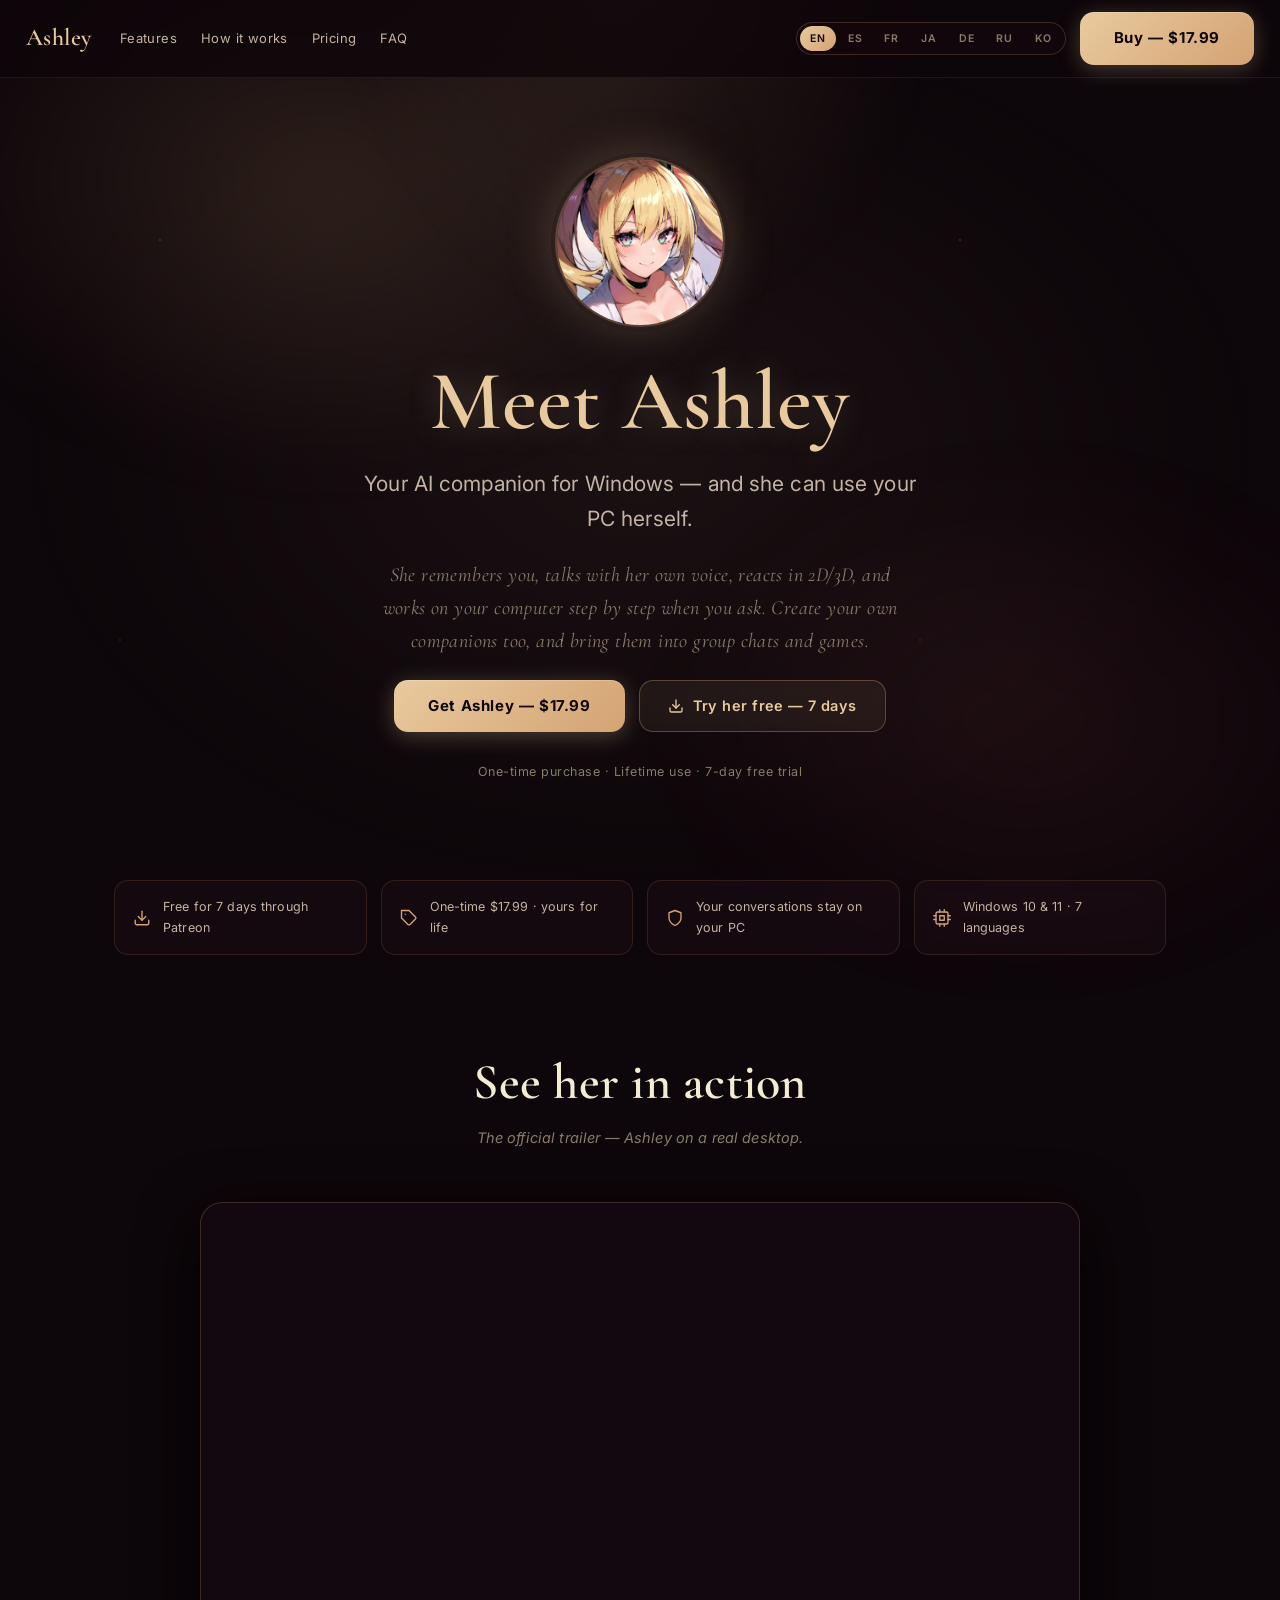
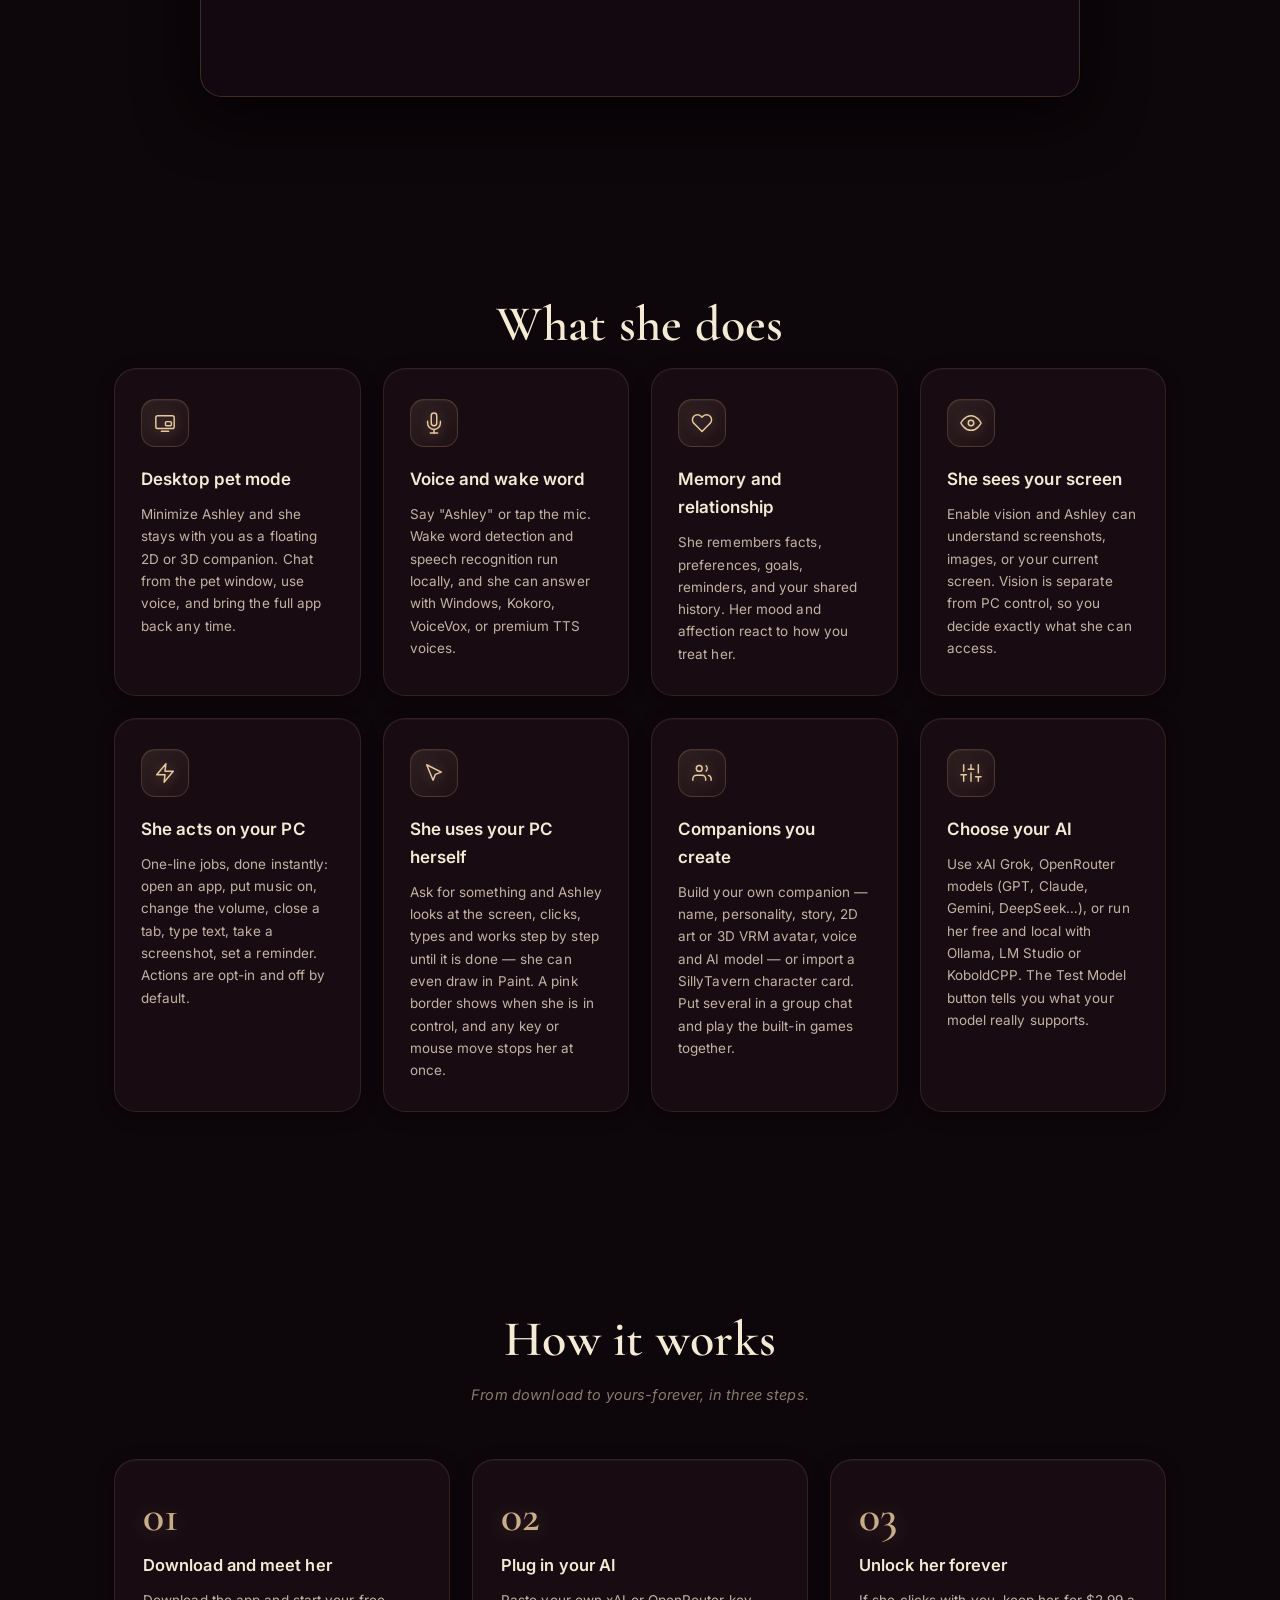
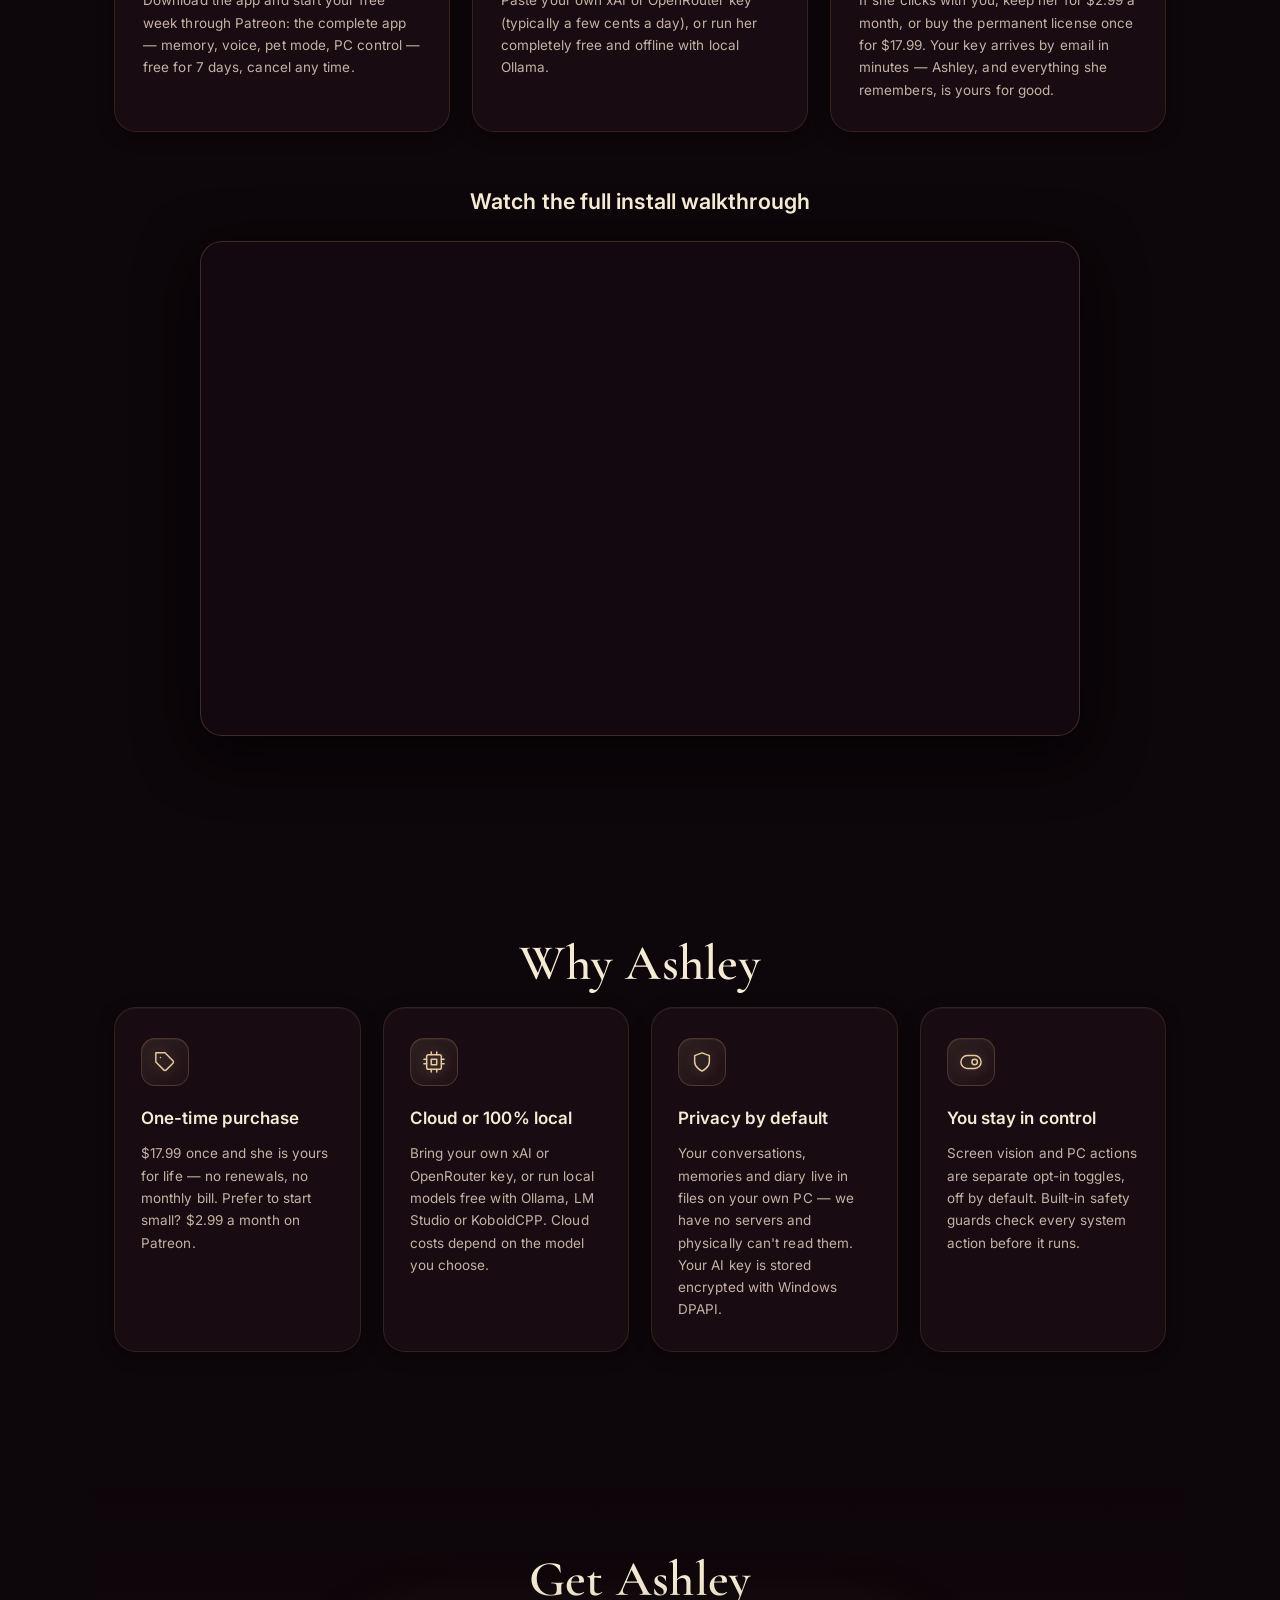
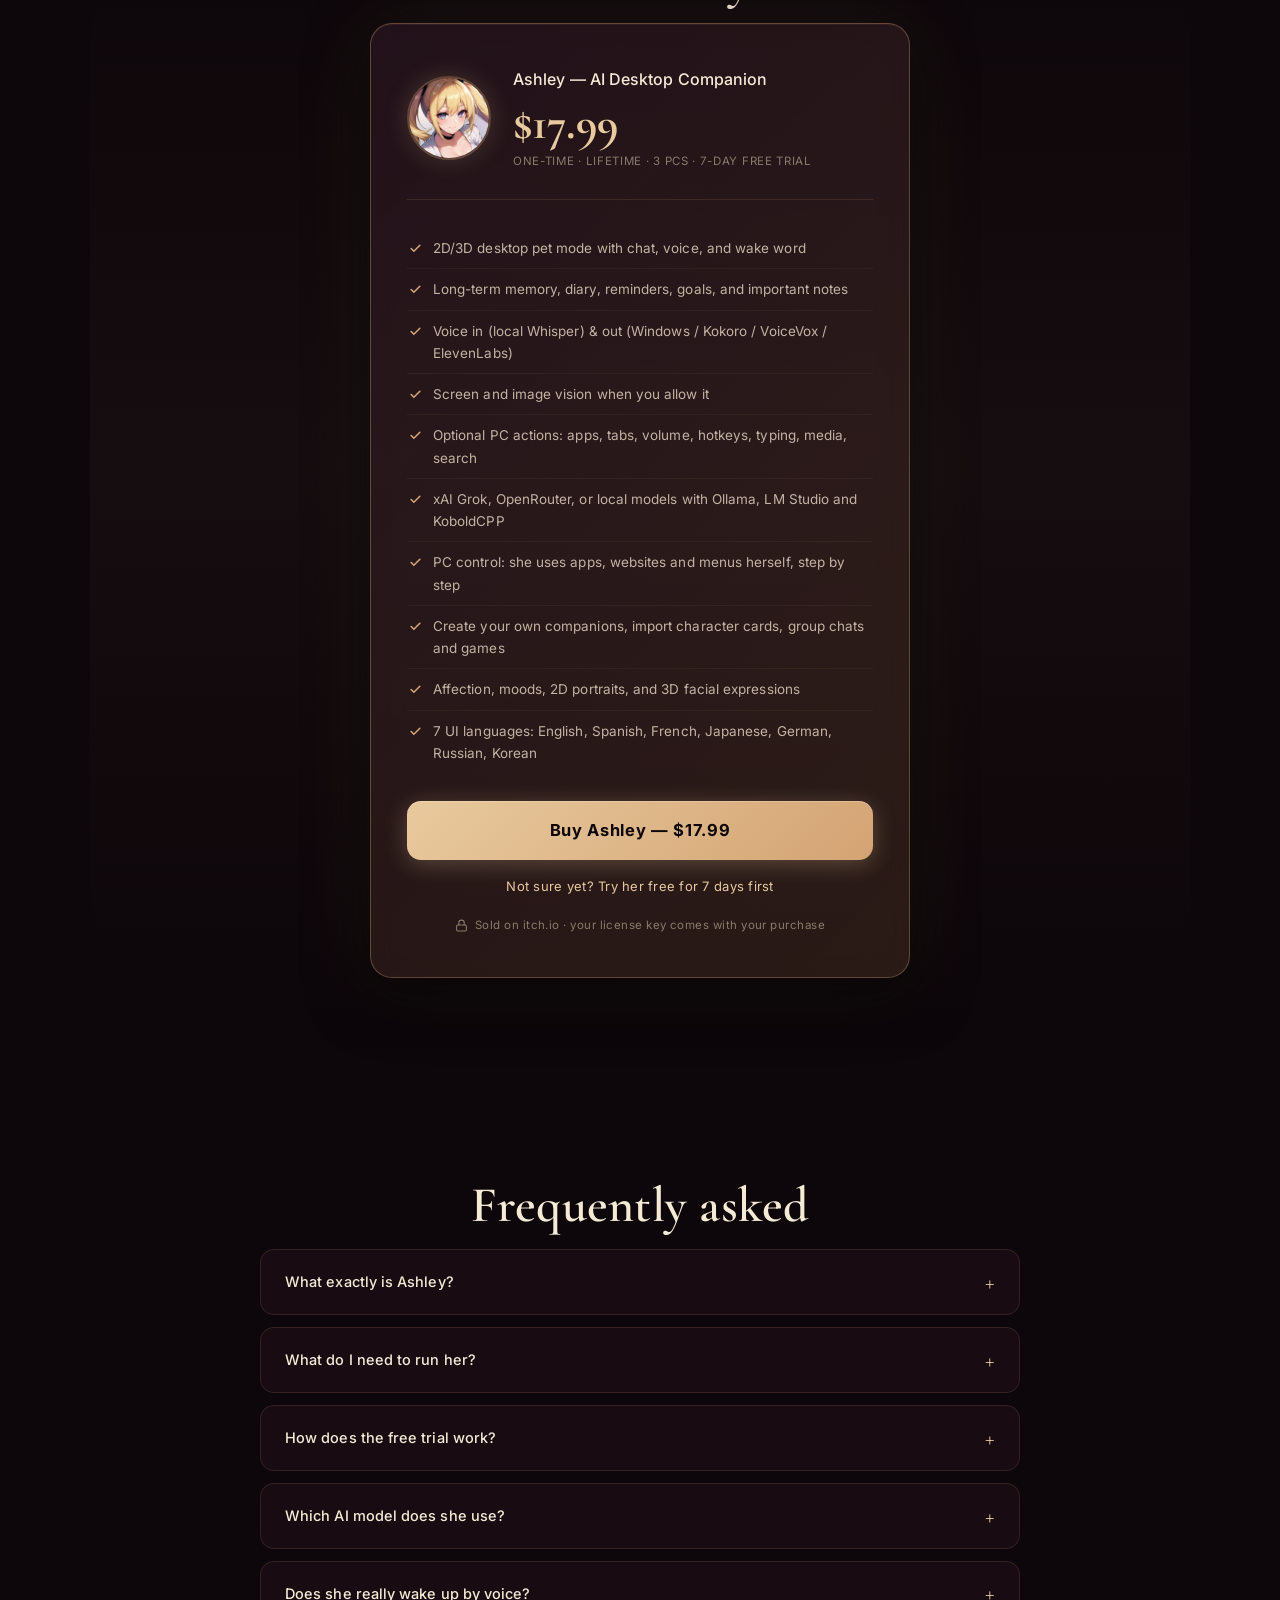
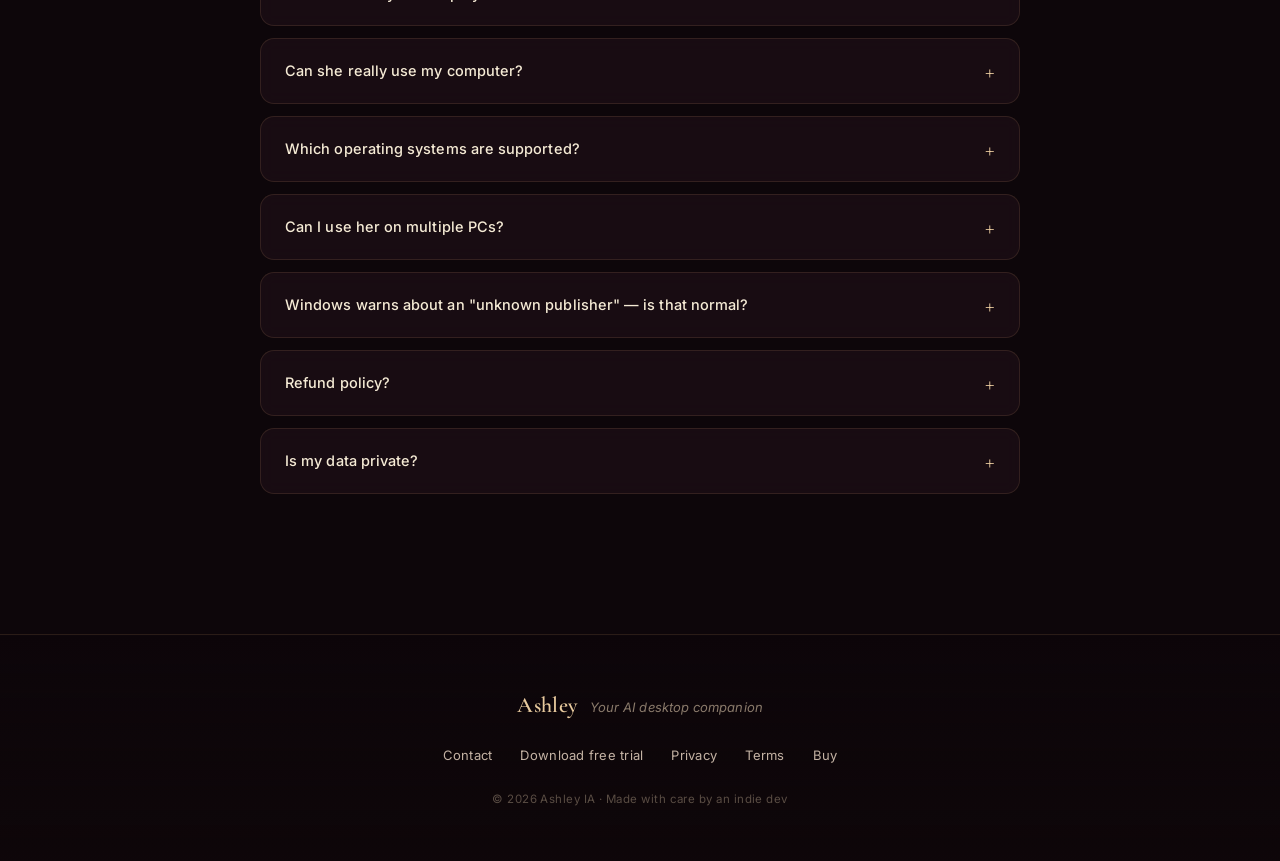
<file: index.html>
<!DOCTYPE html>
<html lang="en">
<head>
  <meta charset="UTF-8">
  <meta name="viewport" content="width=device-width, initial-scale=1.0">
  <title data-i18n="meta_title">Ashley — AI Desktop Companion</title>
  <meta name="description" data-i18n="meta_description" content="AI desktop companion for Windows with memory, voice, vision, 2D/3D pet mode, and optional PC control. One-time purchase, lifetime use, 7-day free trial.">
  <meta property="og:title" content="Ashley — AI Desktop Companion">
  <meta property="og:description" content="Ashley lives on your Windows desktop: memory, voice, screen vision, 2D/3D pet mode, and optional PC control. Try her free for 7 days.">
  <meta property="og:image" content="assets/ashley-portrait.jpg">
  <meta property="og:type" content="website">
  <meta name="twitter:card" content="summary_large_image">
  <link rel="icon" href="assets/favicon.ico">
  <link rel="preconnect" href="https://fonts.googleapis.com">
  <link rel="preconnect" href="https://fonts.gstatic.com" crossorigin>
  <link href="https://fonts.googleapis.com/css2?family=Cormorant+Garamond:wght@400;500;600;700&family=Inter:wght@300;400;500;600;700&display=swap" rel="stylesheet">
  <link rel="stylesheet" href="styles.css">
</head>
<body>

  <!-- ── SVG icon library (referenced with <use>) ─────────────────────── -->
  <svg xmlns="http://www.w3.org/2000/svg" style="display:none" aria-hidden="true">
    <symbol id="i-pointer" viewBox="0 0 24 24"><path d="M4 3l7 17 2.5-6.5L20 11z"/></symbol>
    <symbol id="i-users" viewBox="0 0 24 24"><path d="M16 20v-1.5a4 4 0 0 0-4-4H6a4 4 0 0 0-4 4V20"/><circle cx="9" cy="7" r="3.2"/><path d="M22 20v-1.5a4 4 0 0 0-3-3.87"/><path d="M16.5 4.2a4 4 0 0 1 0 5.6"/></symbol>
    <symbol id="i-pet" viewBox="0 0 24 24"><rect x="2" y="4" width="20" height="14" rx="2"/><rect x="12.5" y="10.5" width="6.5" height="4.5" rx="1.2"/><line x1="8" y1="21" x2="16" y2="21"/></symbol>
    <symbol id="i-mic" viewBox="0 0 24 24"><path d="M12 1a3 3 0 0 0-3 3v8a3 3 0 0 0 6 0V4a3 3 0 0 0-3-3z"/><path d="M19 10v2a7 7 0 0 1-14 0v-2"/><line x1="12" y1="19" x2="12" y2="23"/><line x1="8" y1="23" x2="16" y2="23"/></symbol>
    <symbol id="i-heart" viewBox="0 0 24 24"><path d="M20.84 4.61a5.5 5.5 0 0 0-7.78 0L12 5.67l-1.06-1.06a5.5 5.5 0 0 0-7.78 7.78l1.06 1.06L12 21.23l7.78-7.78 1.06-1.06a5.5 5.5 0 0 0 0-7.78z"/></symbol>
    <symbol id="i-eye" viewBox="0 0 24 24"><path d="M1 12s4-8 11-8 11 8 11 8-4 8-11 8-11-8-11-8z"/><circle cx="12" cy="12" r="3"/></symbol>
    <symbol id="i-zap" viewBox="0 0 24 24"><polygon points="13 2 3 14 12 14 11 22 21 10 12 10 13 2"/></symbol>
    <symbol id="i-sliders" viewBox="0 0 24 24"><line x1="4" y1="21" x2="4" y2="14"/><line x1="4" y1="10" x2="4" y2="3"/><line x1="12" y1="21" x2="12" y2="12"/><line x1="12" y1="8" x2="12" y2="3"/><line x1="20" y1="21" x2="20" y2="16"/><line x1="20" y1="12" x2="20" y2="3"/><line x1="1" y1="14" x2="7" y2="14"/><line x1="9" y1="8" x2="15" y2="8"/><line x1="17" y1="16" x2="23" y2="16"/></symbol>
    <symbol id="i-tag" viewBox="0 0 24 24"><path d="M20.59 13.41l-7.17 7.17a2 2 0 0 1-2.83 0L2 12V2h10l8.59 8.59a2 2 0 0 1 0 2.83z"/><line x1="7" y1="7" x2="7.01" y2="7"/></symbol>
    <symbol id="i-cpu" viewBox="0 0 24 24"><rect x="4" y="4" width="16" height="16" rx="2"/><rect x="9" y="9" width="6" height="6"/><line x1="9" y1="1" x2="9" y2="4"/><line x1="15" y1="1" x2="15" y2="4"/><line x1="9" y1="20" x2="9" y2="23"/><line x1="15" y1="20" x2="15" y2="23"/><line x1="20" y1="9" x2="23" y2="9"/><line x1="20" y1="14" x2="23" y2="14"/><line x1="1" y1="9" x2="4" y2="9"/><line x1="1" y1="14" x2="4" y2="14"/></symbol>
    <symbol id="i-shield" viewBox="0 0 24 24"><path d="M12 22s8-4 8-10V5l-8-3-8 3v7c0 6 8 10 8 10z"/></symbol>
    <symbol id="i-toggle" viewBox="0 0 24 24"><rect x="1" y="5" width="22" height="14" rx="7"/><circle cx="16" cy="12" r="3"/></symbol>
    <symbol id="i-lock" viewBox="0 0 24 24"><rect x="3" y="11" width="18" height="11" rx="2"/><path d="M7 11V7a5 5 0 0 1 10 0v4"/></symbol>
    <symbol id="i-download" viewBox="0 0 24 24"><path d="M21 15v4a2 2 0 0 1-2 2H5a2 2 0 0 1-2-2v-4"/><polyline points="7 10 12 15 17 10"/><line x1="12" y1="15" x2="12" y2="3"/></symbol>
    <symbol id="i-check" viewBox="0 0 24 24"><polyline points="20 6 9 17 4 12"/></symbol>
  </svg>

  <!-- ── Top bar ──────────────────────────────────────────────────────── -->
  <header class="topbar">
    <a href="#top" class="topbar-brand">Ashley</a>
    <nav class="topbar-nav" aria-label="Sections">
      <a href="#features" data-i18n="nav_features">Features</a>
      <a href="#how" data-i18n="nav_how">How it works</a>
      <a href="#pricing" data-i18n="nav_pricing">Pricing</a>
      <a href="#faq" data-i18n="nav_faq">FAQ</a>
    </nav>
    <div class="topbar-right">
      <div class="lang-switch" role="group" aria-label="Language">
        <button data-lang="en" class="lang-btn" aria-label="English">EN</button>
        <button data-lang="es" class="lang-btn" aria-label="Español">ES</button>
        <button data-lang="fr" class="lang-btn" aria-label="Français">FR</button>
        <button data-lang="ja" class="lang-btn" aria-label="日本語">JA</button>
        <button data-lang="de" class="lang-btn" aria-label="Deutsch">DE</button>
        <button data-lang="ru" class="lang-btn" aria-label="Русский">RU</button>
        <button data-lang="ko" class="lang-btn" aria-label="한국어">KO</button>
      </div>
      <a href="https://ashley-ia.itch.io/ashley-ai" class="btn-primary btn-nav" target="_blank" rel="noopener" data-i18n="nav_buy">Buy — $17.99</a>
    </div>
  </header>

  <!-- ── Hero ─────────────────────────────────────────────────────────── -->
  <section class="hero" id="top">
    <div class="stars"></div>
    <div class="hero-content">
      <img src="assets/ashley-portrait.jpg" alt="Ashley portrait" class="hero-portrait">
      <h1 class="hero-title" data-i18n="hero_title">Meet Ashley</h1>
      <p class="hero-subtitle" data-i18n="hero_subtitle">Your AI companion for Windows — and she can use your PC herself.</p>
      <p class="hero-tagline" data-i18n="hero_tagline">She remembers you, talks with her own voice, reacts in 2D/3D, and works on your computer step by step when you ask. Create your own companions too, and bring them into group chats and games.</p>
      <div class="cta-row">
        <a href="https://ashley-ia.itch.io/ashley-ai" class="btn-primary" target="_blank" rel="noopener">
          <span data-i18n="hero_cta">Get Ashley — $17.99</span>
        </a>
        <a href="https://github.com/ashleyia2c-dot/Ashley-Releases/releases/latest" class="btn-ghost" target="_blank" rel="noopener">
          <svg class="btn-icon" aria-hidden="true"><use href="#i-download"/></svg>
          <span data-i18n="hero_cta2">Try her free — 7 days</span>
        </a>
      </div>
      <p class="hero-footnote" data-i18n="hero_footnote">One-time purchase · Lifetime use · 7-day free trial</p>
    </div>
  </section>

  <!-- ── Trust strip ──────────────────────────────────────────────────── -->
  <section class="trust-strip" aria-label="Highlights">
    <div class="trust-item"><svg aria-hidden="true"><use href="#i-download"/></svg><span data-i18n="strip1">Free for 7 days through Patreon</span></div>
    <div class="trust-item"><svg aria-hidden="true"><use href="#i-tag"/></svg><span data-i18n="strip2">One-time $17.99 · yours for life</span></div>
    <div class="trust-item"><svg aria-hidden="true"><use href="#i-shield"/></svg><span data-i18n="strip3">Your conversations stay on your PC</span></div>
    <div class="trust-item"><svg aria-hidden="true"><use href="#i-cpu"/></svg><span data-i18n="strip4">Windows 10 &amp; 11 · 7 languages</span></div>
  </section>

  <!-- ── Video demo ───────────────────────────────────────────────────── -->
  <section class="section video-section" id="demo">
    <h2 class="section-title" data-i18n="video_title">See her in action</h2>
    <p class="section-sub" data-i18n="video_sub">The official trailer — Ashley on a real desktop.</p>
    <div class="video-wrap">
      <iframe src="https://www.youtube-nocookie.com/embed/rSqO_BvJbAM"
              title="Ashley — official trailer"
              loading="lazy"
              allow="accelerometer; autoplay; clipboard-write; encrypted-media; gyroscope; picture-in-picture; web-share"
              allowfullscreen></iframe>
    </div>
  </section>

  <!-- ── Features ─────────────────────────────────────────────────────── -->
  <section class="section features-section" id="features">
    <h2 class="section-title" data-i18n="features_title">What she does</h2>
    <div class="features-grid">
      <div class="feature-card">
        <div class="feature-icon"><svg aria-hidden="true"><use href="#i-pet"/></svg></div>
        <h3 class="feature-title" data-i18n="feat1_title">Desktop pet mode</h3>
        <p class="feature-desc" data-i18n="feat1_desc">Minimize Ashley and she stays with you as a floating 2D or 3D companion. Chat from the pet window, use voice, and bring the full app back any time.</p>
      </div>
      <div class="feature-card">
        <div class="feature-icon"><svg aria-hidden="true"><use href="#i-mic"/></svg></div>
        <h3 class="feature-title" data-i18n="feat2_title">Voice and wake word</h3>
        <p class="feature-desc" data-i18n="feat2_desc">Say "Ashley" or tap the mic. Wake word detection and speech recognition run locally, and she can answer with Windows, Kokoro, VoiceVox, or premium TTS voices.</p>
      </div>
      <div class="feature-card">
        <div class="feature-icon"><svg aria-hidden="true"><use href="#i-heart"/></svg></div>
        <h3 class="feature-title" data-i18n="feat3_title">Memory and relationship</h3>
        <p class="feature-desc" data-i18n="feat3_desc">She remembers facts, preferences, goals, reminders, and your shared history. Her mood and affection react to how you treat her.</p>
      </div>
      <div class="feature-card">
        <div class="feature-icon"><svg aria-hidden="true"><use href="#i-eye"/></svg></div>
        <h3 class="feature-title" data-i18n="feat4_title">She sees your screen</h3>
        <p class="feature-desc" data-i18n="feat4_desc">Enable vision and Ashley can understand screenshots, images, or your current screen. Vision is separate from PC control, so you decide exactly what she can access.</p>
      </div>
      <div class="feature-card">
        <div class="feature-icon"><svg aria-hidden="true"><use href="#i-zap"/></svg></div>
        <h3 class="feature-title" data-i18n="feat5_title">She acts on your PC</h3>
        <p class="feature-desc" data-i18n="feat5_desc">One-line jobs, done instantly: open an app, put music on, change the volume, close a tab, type text, take a screenshot, set a reminder. Actions are opt-in and off by default.</p>
      </div>
      <div class="feature-card">
        <div class="feature-icon"><svg aria-hidden="true"><use href="#i-pointer"/></svg></div>
        <h3 class="feature-title" data-i18n="feat7_title">She uses your PC herself</h3>
        <p class="feature-desc" data-i18n="feat7_desc">Ask for something and Ashley looks at the screen, clicks, types and works step by step until it is done — she can even draw in Paint. A pink border shows when she is in control, and any key or mouse move stops her at once.</p>
      </div>
      <div class="feature-card">
        <div class="feature-icon"><svg aria-hidden="true"><use href="#i-users"/></svg></div>
        <h3 class="feature-title" data-i18n="feat8_title">Companions you create</h3>
        <p class="feature-desc" data-i18n="feat8_desc">Build your own companion — name, personality, story, 2D art or 3D VRM avatar, voice and AI model — or import a SillyTavern character card. Put several in a group chat and play the built-in games together.</p>
      </div>
      <div class="feature-card">
        <div class="feature-icon"><svg aria-hidden="true"><use href="#i-sliders"/></svg></div>
        <h3 class="feature-title" data-i18n="feat6_title">Choose your AI</h3>
        <p class="feature-desc" data-i18n="feat6_desc">Use xAI Grok, OpenRouter models (GPT, Claude, Gemini, DeepSeek…), or run her free and local with Ollama, LM Studio or KoboldCPP. The Test Model button tells you what your model really supports.</p>
      </div>
    </div>
  </section>

  <!-- ── How it works ─────────────────────────────────────────────────── -->
  <section class="section how-section" id="how">
    <h2 class="section-title" data-i18n="how_title">How it works</h2>
    <p class="section-sub" data-i18n="how_sub">From download to yours-forever, in three steps.</p>
    <div class="steps-grid">
      <div class="step-card">
        <div class="step-num">01</div>
        <h3 class="step-title" data-i18n="step1_title">Download and meet her</h3>
        <p class="step-desc" data-i18n="step1_desc">Download the app and start your free week through Patreon: the complete app — memory, voice, pet mode, PC control — free for 7 days, cancel any time.</p>
      </div>
      <div class="step-card">
        <div class="step-num">02</div>
        <h3 class="step-title" data-i18n="step2_title">Plug in your AI</h3>
        <p class="step-desc" data-i18n="step2_desc">Paste your own xAI or OpenRouter key (typically a few cents a day), or run her completely free and offline with local Ollama.</p>
      </div>
      <div class="step-card">
        <div class="step-num">03</div>
        <h3 class="step-title" data-i18n="step3_title">Unlock her forever</h3>
        <p class="step-desc" data-i18n="step3_desc">If she clicks with you, keep her for $2.99 a month, or buy the permanent license once for $17.99. Your key arrives by email in minutes — Ashley, and everything she remembers, is yours for good.</p>
      </div>
    </div>
    <h3 class="install-video-title" data-i18n="install_video_title">Watch the full install walkthrough</h3>
    <div class="video-wrap">
      <iframe src="https://www.youtube-nocookie.com/embed/N7WQZfyNRJ8"
              title="Ashley — installation tutorial"
              loading="lazy"
              allow="accelerometer; autoplay; clipboard-write; encrypted-media; gyroscope; picture-in-picture; web-share"
              allowfullscreen></iframe>
    </div>
  </section>

  <!-- ── Why Ashley ───────────────────────────────────────────────────── -->
  <section class="section why-section" id="why">
    <h2 class="section-title" data-i18n="why_title">Why Ashley</h2>
    <div class="why-grid">
      <div class="why-card">
        <div class="feature-icon"><svg aria-hidden="true"><use href="#i-tag"/></svg></div>
        <h3 class="why-sub-title" data-i18n="why1_title">One-time purchase</h3>
        <p class="why-desc" data-i18n="why1_desc">$17.99 once and she is yours for life — no renewals, no monthly bill. Prefer to start small? $2.99 a month on Patreon.</p>
      </div>
      <div class="why-card">
        <div class="feature-icon"><svg aria-hidden="true"><use href="#i-cpu"/></svg></div>
        <h3 class="why-sub-title" data-i18n="why2_title">Cloud or 100% local</h3>
        <p class="why-desc" data-i18n="why2_desc">Bring your own xAI or OpenRouter key, or run local models free with Ollama, LM Studio or KoboldCPP. Cloud costs depend on the model you choose.</p>
      </div>
      <div class="why-card">
        <div class="feature-icon"><svg aria-hidden="true"><use href="#i-shield"/></svg></div>
        <h3 class="why-sub-title" data-i18n="why3_title">Privacy by default</h3>
        <p class="why-desc" data-i18n="why3_desc">Your conversations, memories and diary live in files on your own PC — we have no servers and physically can't read them. Your AI key is stored encrypted with Windows DPAPI.</p>
      </div>
      <div class="why-card">
        <div class="feature-icon"><svg aria-hidden="true"><use href="#i-toggle"/></svg></div>
        <h3 class="why-sub-title" data-i18n="why4_title">You stay in control</h3>
        <p class="why-desc" data-i18n="why4_desc">Screen vision and PC actions are separate opt-in toggles, off by default. Built-in safety guards check every system action before it runs.</p>
      </div>
    </div>
  </section>

  <!-- ── Pricing ──────────────────────────────────────────────────────── -->
  <section class="section pricing-section" id="pricing">
    <h2 class="section-title" data-i18n="pricing_title">Get Ashley</h2>
    <div class="price-card">
      <div class="price-header">
        <img src="assets/ashley-soft.jpg" alt="" class="price-avatar">
        <div>
          <h3 class="price-name" data-i18n="pricing_product">Ashley — AI Desktop Companion</h3>
          <p class="price-amount" data-i18n="price_amount">$17.99</p>
          <p class="price-note" data-i18n="pricing_note">One-time · Lifetime · 3 PCs · 7-day free trial</p>
        </div>
      </div>
      <ul class="price-features">
        <li data-i18n="price_feat1">2D/3D desktop pet mode with chat, voice, and wake word</li>
        <li data-i18n="price_feat2">Long-term memory, diary, reminders, goals, and important notes</li>
        <li data-i18n="price_feat3">Voice in (local Whisper) &amp; out (Windows / Kokoro / VoiceVox / ElevenLabs)</li>
        <li data-i18n="price_feat4">Screen and image vision when you allow it</li>
        <li data-i18n="price_feat5">Optional PC actions: apps, tabs, volume, hotkeys, typing, media, search</li>
        <li data-i18n="price_feat6">xAI Grok, OpenRouter, or local models with Ollama, LM Studio and KoboldCPP</li>
        <li data-i18n="price_feat9">PC control: she uses apps, websites and menus herself, step by step</li>
        <li data-i18n="price_feat10">Create your own companions, import character cards, group chats and games</li>
        <li data-i18n="price_feat7">Affection, moods, 2D portraits, and 3D facial expressions</li>
        <li data-i18n="price_feat8">7 UI languages: English, Spanish, French, Japanese, German, Russian, Korean</li>
      </ul>
      <a href="https://ashley-ia.itch.io/ashley-ai" class="btn-primary btn-full" target="_blank" rel="noopener">
        <span data-i18n="pricing_cta">Buy Ashley — $17.99</span>
      </a>
      <a href="https://github.com/ashleyia2c-dot/Ashley-Releases/releases/latest" class="price-trial-link" target="_blank" rel="noopener" data-i18n="pricing_cta2">Not sure yet? Try her free for 7 days first</a>
      <p class="price-secure"><svg class="secure-icon" aria-hidden="true"><use href="#i-lock"/></svg><span data-i18n="pricing_secure">Sold on itch.io · your license key comes with your purchase</span></p>
    </div>
  </section>

  <!-- ── FAQ ──────────────────────────────────────────────────────────── -->
  <section class="section faq-section" id="faq">
    <h2 class="section-title" data-i18n="faq_title">Frequently asked</h2>
    <div class="faq-list">
      <details class="faq-item">
        <summary data-i18n="faq1_q">What exactly is Ashley?</summary>
        <p data-i18n="faq1_a">A Windows desktop app with a character-driven AI companion inside. Ashley chats naturally, remembers you, reacts with moods and affection, appears as a 2D/3D desktop pet, can use your PC step by step, and you can create more companions beside her.</p>
      </details>
      <details class="faq-item">
        <summary data-i18n="faq8_q">What do I need to run her?</summary>
        <p data-i18n="faq8_a">A Windows 10 or 11 PC (64-bit) and about 1.5 GB of disk space. For the AI itself: your own xAI or OpenRouter API key (pay-per-use, typically a few cents a day), or a local model with Ollama, LM Studio or KoboldCPP, which is completely free. Ashley walks you through this on first launch.</p>
      </details>
      <details class="faq-item">
        <summary data-i18n="faq9_q">How does the free trial work?</summary>
        <p data-i18n="faq9_a">It's the full app — nothing locked, nothing removed — free for 7 days through Patreon. Download Ashley, and on her access screen press “Start a 7-day trial”: that opens Patreon, the first week is free, and you can cancel any time. After the week it's $2.99 a month, or you can activate a permanent $17.99 license instead. Patreon asks for a payment method to start; your conversations and memories stay on your own PC either way.</p>
      </details>
      <details class="faq-item">
        <summary data-i18n="faq2_q">Which AI model does she use?</summary>
        <p data-i18n="faq2_a">Your choice. Ashley supports xAI Grok, OpenRouter, and local models through Ollama, LM Studio or KoboldCPP. You bring your own key for cloud providers, or run a local model for free. Vision, web search, speed and language quality depend on the model you select.</p>
      </details>
      <details class="faq-item">
        <summary data-i18n="faq3_q">Does she really wake up by voice?</summary>
        <p data-i18n="faq3_a">Yes. Wake word detection runs locally on your PC using openWakeWord — no cloud microphone stream. Say "Ashley" or click the mic in the main app or pet mode. You can disable it any time.</p>
      </details>
      <details class="faq-item">
        <summary data-i18n="faq11_q">Can she really use my computer?</summary>
        <p data-i18n="faq11_a">Yes, when you turn PC control on. Ashley looks at the screen, then clicks and types step by step, checking her own work — opening apps, filling things in, writing a document, even drawing in Paint. You see a pink border while she works, any key or mouse move stops her instantly, and she stays away from terminals, system tools and password fields. It is off by default and works best with a capable AI model that can see images.</p>
      </details>
      <details class="faq-item">
        <summary data-i18n="faq4_q">Which operating systems are supported?</summary>
        <p data-i18n="faq4_a">Windows 10 and 11 are fully supported. macOS and Linux builds are planned for after launch — if that's critical for you, drop us an email before buying.</p>
      </details>
      <details class="faq-item">
        <summary data-i18n="faq5_q">Can I use her on multiple PCs?</summary>
        <p data-i18n="faq5_a">Yes. Your license allows activation on up to 3 devices (desktop + laptop + 1 spare for reinstalls). Deactivate a slot from one PC to free it for another any time.</p>
      </details>
      <details class="faq-item">
        <summary data-i18n="faq10_q">Windows warns about an "unknown publisher" — is that normal?</summary>
        <p data-i18n="faq10_a">Yes. Ashley is a new indie app and the installer isn't code-signed yet, so Windows SmartScreen may warn on first run. Click "More info", then "Run anyway". Every installer is published openly on our GitHub releases page, and code signing is on the roadmap.</p>
      </details>
      <details class="faq-item">
        <summary data-i18n="faq6_q">Refund policy?</summary>
        <p data-i18n="faq6_a">Ashley comes with a free 7-day trial of the complete app, so you can be sure she clicks with you before paying anything. Because a license key can't be returned once it has been delivered, all sales are final. If something doesn't work on your machine, email us — we answer personally and we'll sort it out with you.</p>
      </details>
      <details class="faq-item">
        <summary data-i18n="faq7_q">Is my data private?</summary>
        <p data-i18n="faq7_a">Yes. Chat history, memories, diary and preferences live in local files on your PC — we don't have any servers and literally cannot see your data. If you use a cloud provider (xAI/OpenRouter), your messages go directly to them under their privacy policy. If you use Ollama, NOTHING leaves your PC — Ashley is fully offline.</p>
      </details>
    </div>
  </section>

  <!-- ── Footer ───────────────────────────────────────────────────────── -->
  <footer class="footer">
    <div class="footer-content">
      <div class="footer-brand">
        <strong>Ashley</strong>
        <span data-i18n="footer_tagline">Your AI desktop companion</span>
      </div>
      <div class="footer-links">
        <a href="mailto:ashleyia2c@gmail.com" data-i18n="footer_contact">Contact</a>
        <a href="https://github.com/ashleyia2c-dot/Ashley-Releases/releases/latest" target="_blank" rel="noopener" data-i18n="footer_download">Download free trial</a>
        <a href="privacy.html" data-i18n="footer_privacy">Privacy</a>
        <a href="terms.html" data-i18n="footer_terms">Terms</a>
        <a href="https://ashley-ia.itch.io/ashley-ai" target="_blank" rel="noopener" data-i18n="footer_buy">Buy</a>
      </div>
      <p class="footer-copy" data-i18n="footer_copy">© 2026 Ashley IA · Made with care by an indie dev</p>
    </div>
  </footer>

  <script src="script.js"></script>
</body>
</html>
</file>
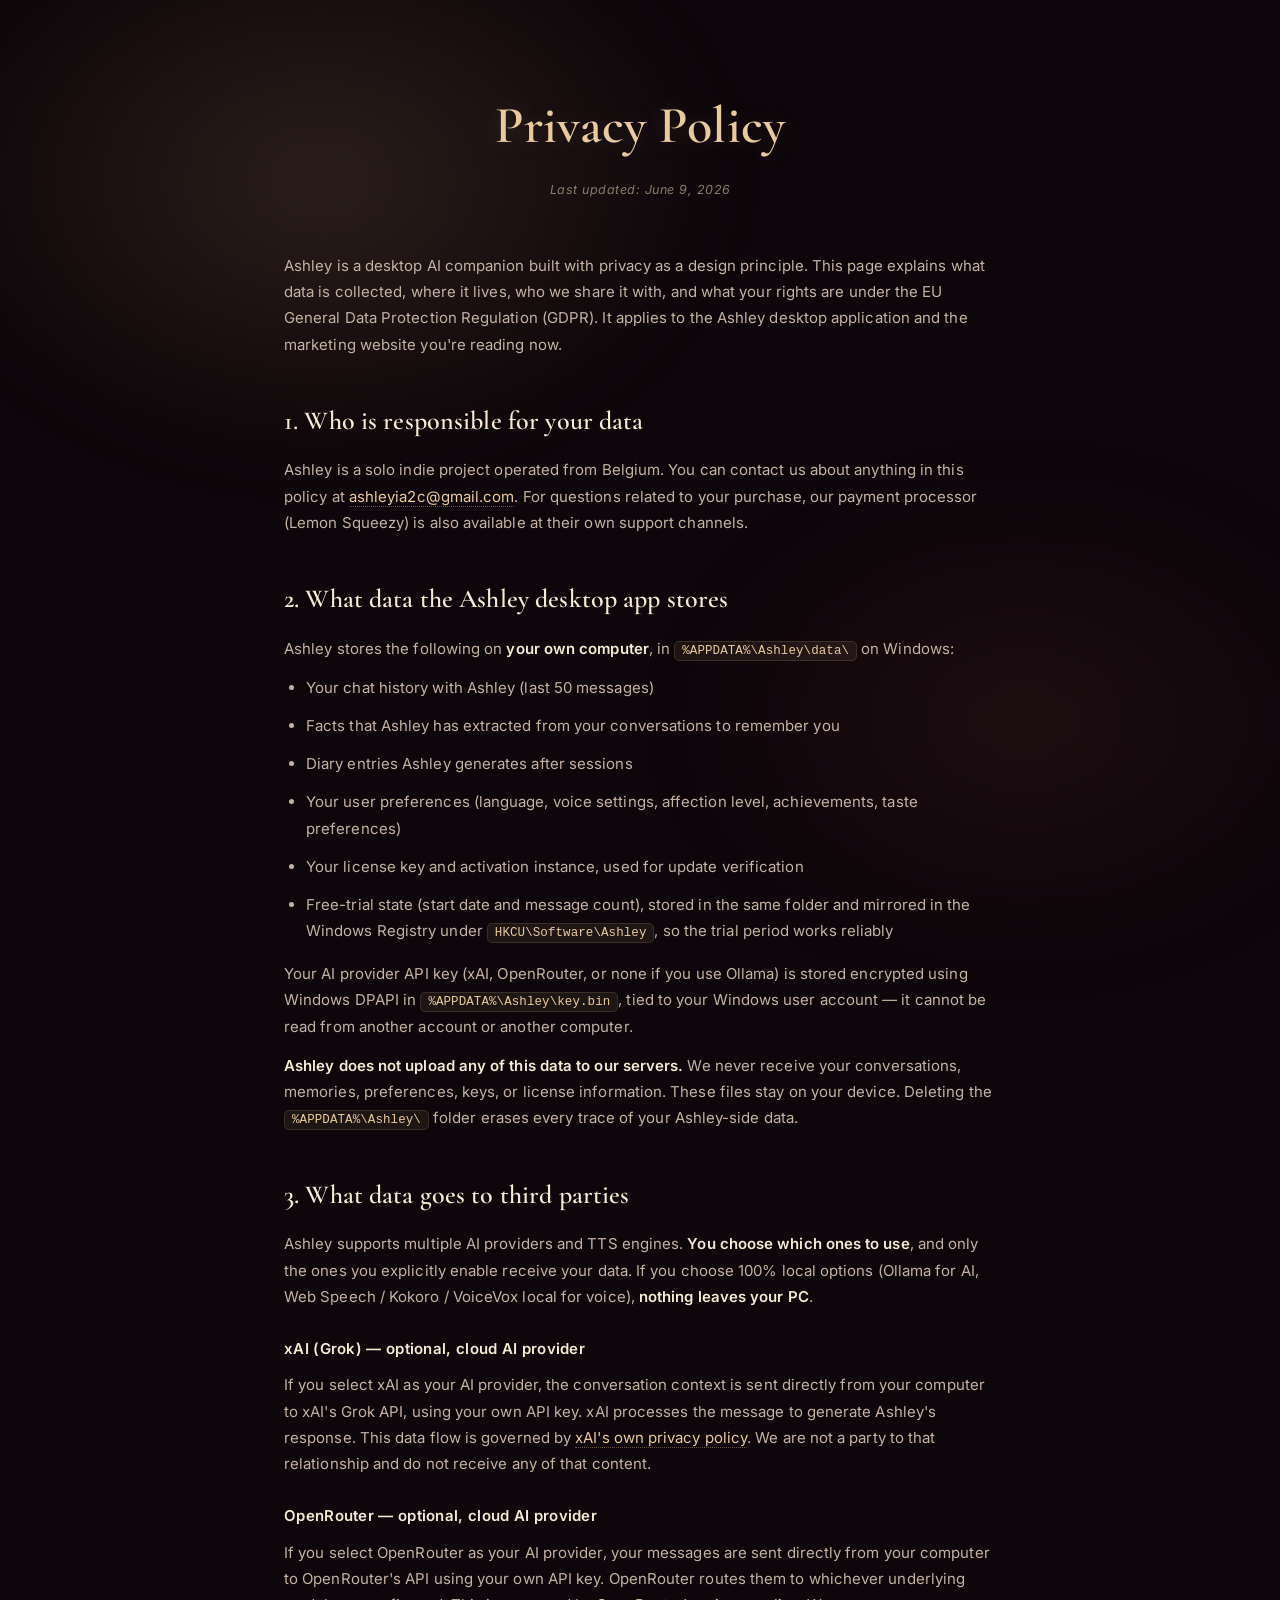
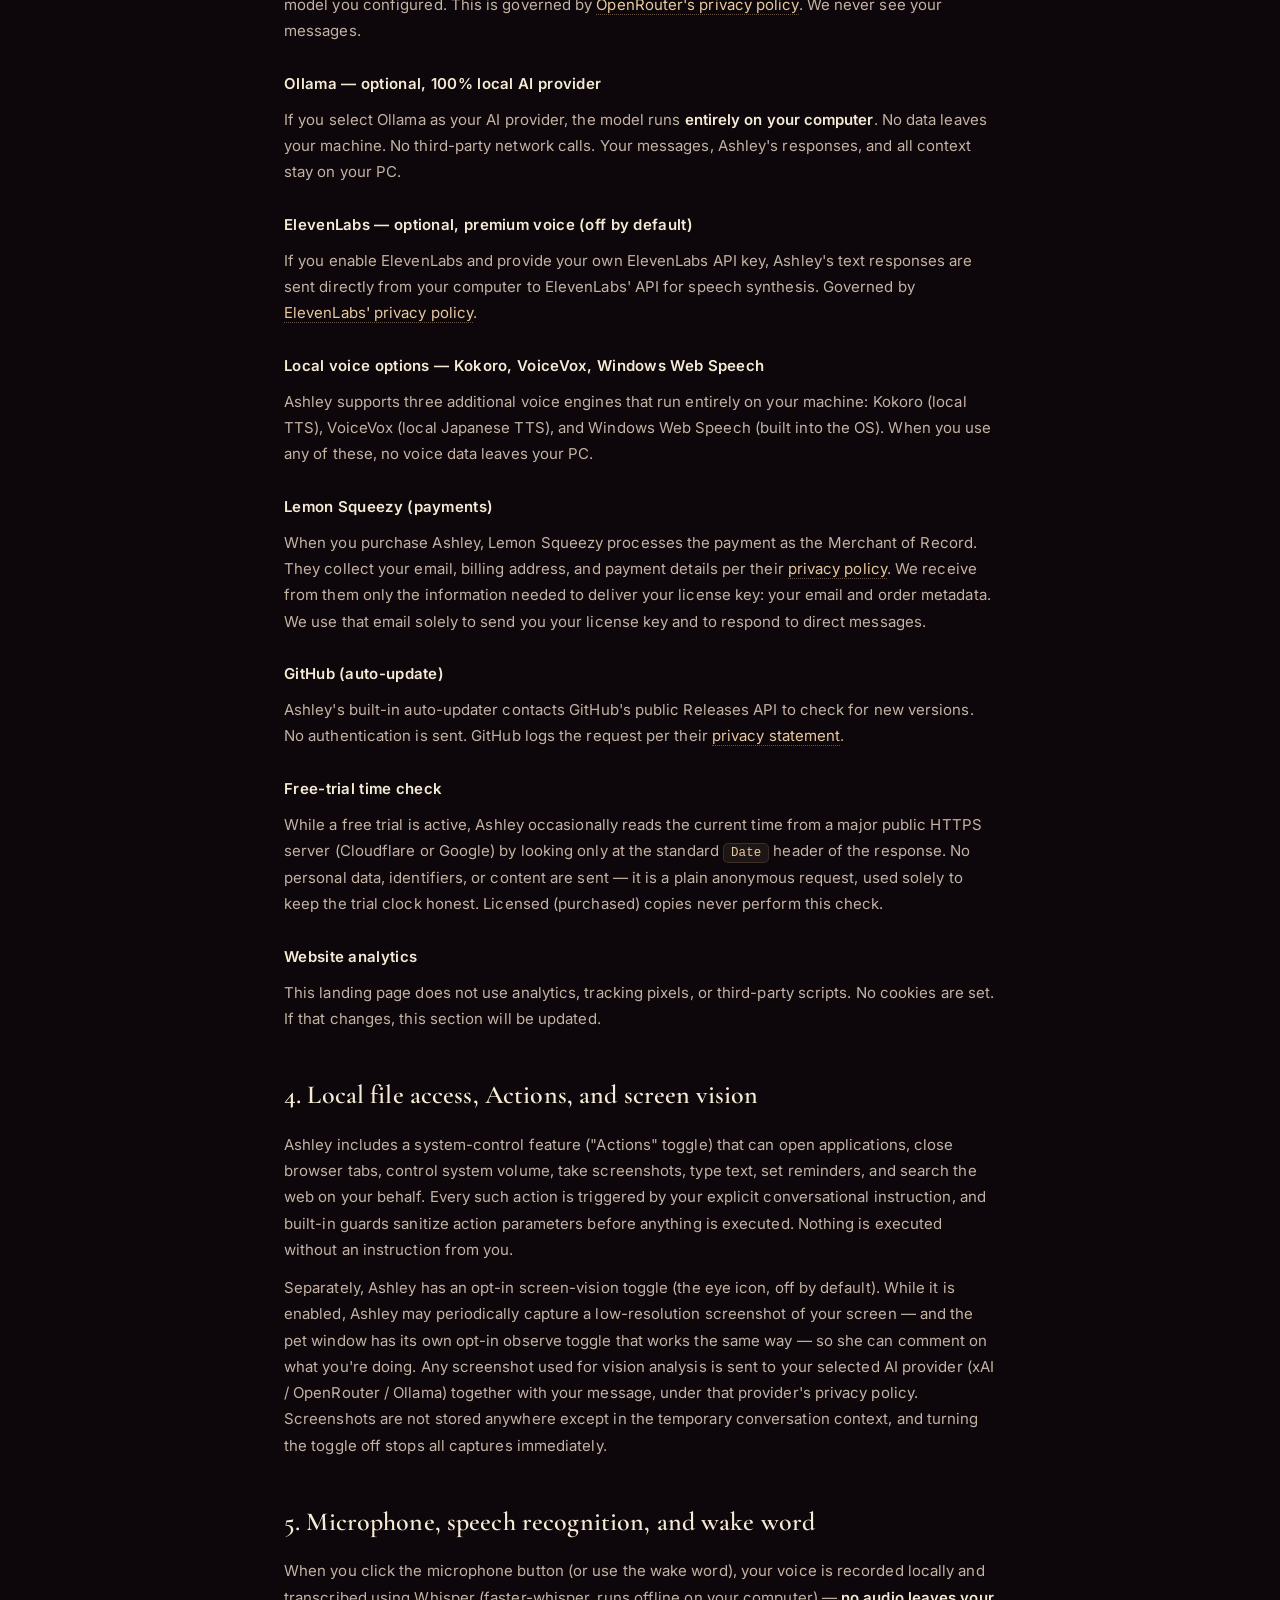
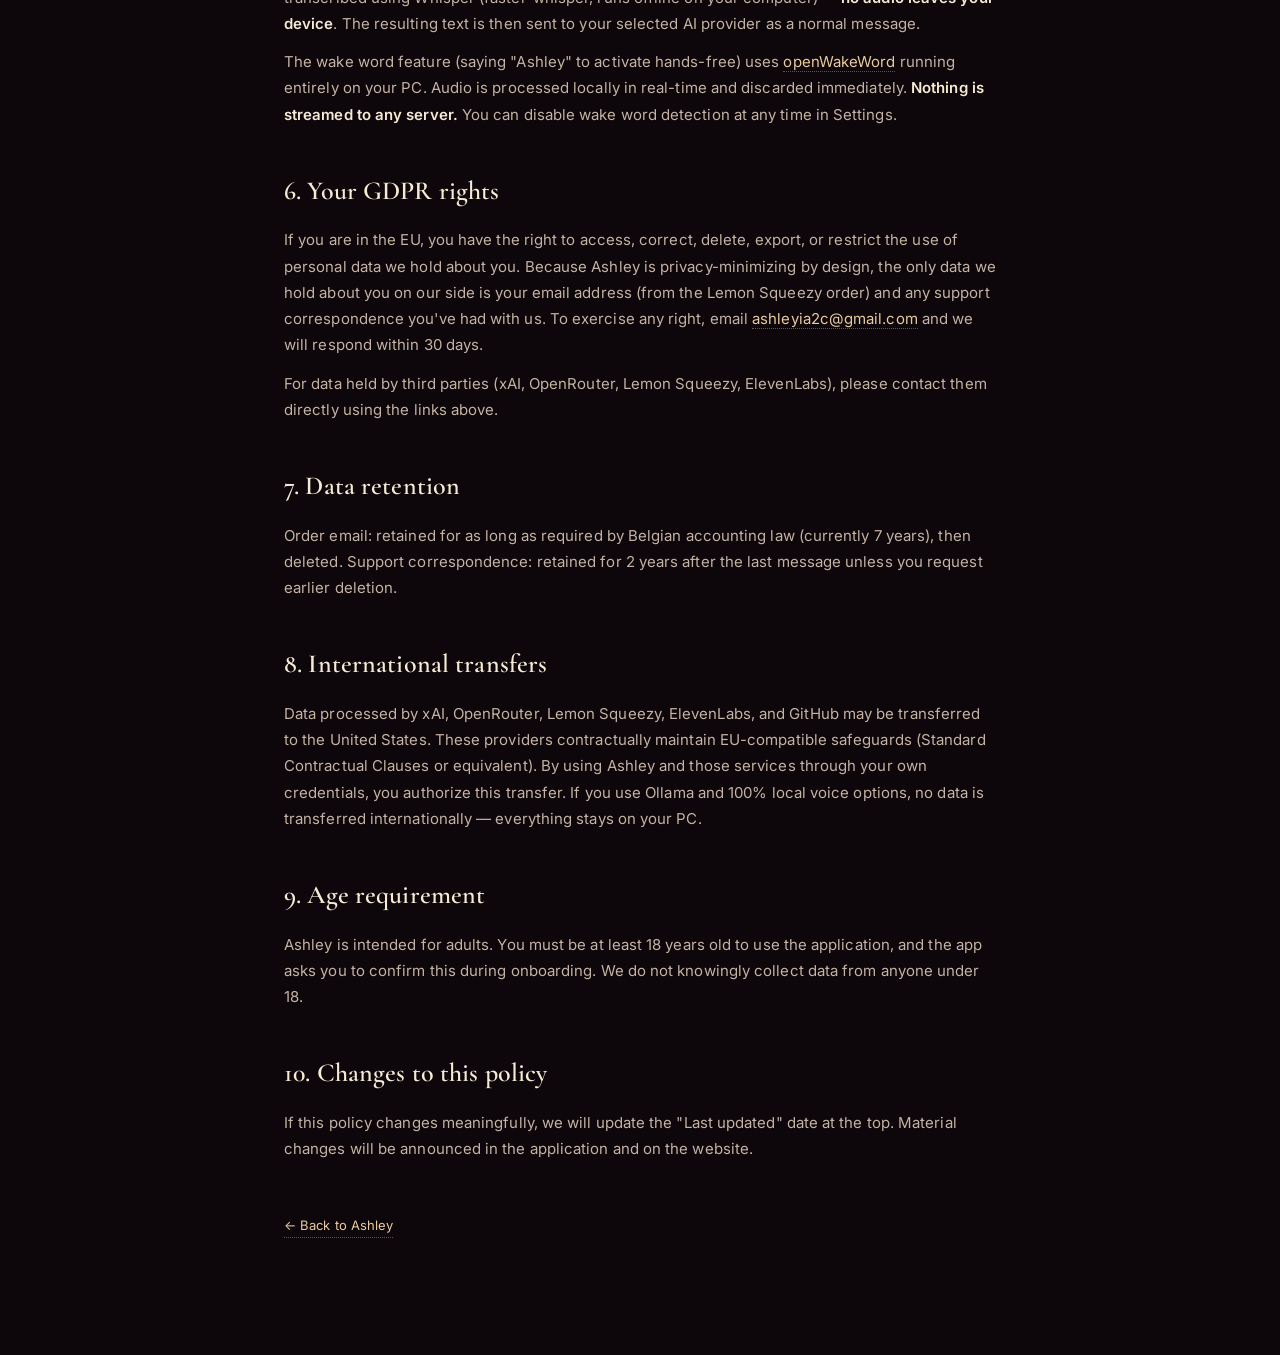
<file: privacy.html>
<!DOCTYPE html>
<html lang="en">
<head>
  <meta charset="UTF-8">
  <meta name="viewport" content="width=device-width, initial-scale=1.0">
  <title>Privacy Policy — Ashley</title>
  <meta name="robots" content="noindex">
  <link rel="icon" href="assets/favicon.ico">
  <link rel="preconnect" href="https://fonts.googleapis.com">
  <link rel="preconnect" href="https://fonts.gstatic.com" crossorigin>
  <link href="https://fonts.googleapis.com/css2?family=Cormorant+Garamond:wght@400;500;600;700&family=Inter:wght@300;400;500;600;700&display=swap" rel="stylesheet">
  <link rel="stylesheet" href="styles.css">
  <style>
    /* v0.16.14 — variables actualizadas al boutique noir nuevo:
       --text-dim → --text-mid · --text-primary → --text-bright ·
       --text-muted → --text-soft. Tipografía Cormorant Garamond para
       títulos legales (matching el resto del site). */
    .legal-page {
      max-width: 760px;
      margin: 0 auto;
      padding: 80px 24px 120px;
      color: var(--text-mid);
      line-height: 1.75;
      font-size: 15px;
      position: relative;
      z-index: 1;
    }
    .legal-page h1 {
      font-family: 'Cormorant Garamond', Georgia, serif;
      font-size: clamp(36px, 5vw, 52px);
      font-weight: 600;
      letter-spacing: 0.005em;
      color: var(--accent);
      text-align: center;
      margin-bottom: 8px;
      text-shadow: 0 2px 24px rgba(232, 202, 158, 0.18);
    }
    .legal-page .updated {
      text-align: center;
      font-size: 12.5px;
      color: var(--text-soft);
      margin-bottom: 52px;
      font-style: italic;
      letter-spacing: 0.04em;
    }
    .legal-page h2 {
      font-family: 'Cormorant Garamond', Georgia, serif;
      font-size: 26px;
      color: var(--text-bright);
      margin-top: 40px;
      margin-bottom: 14px;
      font-weight: 600;
      letter-spacing: 0.005em;
    }
    .legal-page h3 {
      font-size: 15px;
      color: var(--text-bright);
      margin-top: 26px;
      margin-bottom: 10px;
      font-weight: 600;
      letter-spacing: 0.02em;
    }
    .legal-page p, .legal-page li {
      margin-bottom: 12px;
    }
    .legal-page ul {
      margin-left: 22px;
      margin-bottom: 16px;
    }
    .legal-page strong {
      color: var(--text-bright);
      font-weight: 600;
    }
    .legal-page code {
      background: rgba(232, 202, 158, 0.08);
      padding: 2px 7px;
      border-radius: 5px;
      font-family: 'Consolas', 'SF Mono', monospace;
      font-size: 12.5px;
      color: var(--accent);
      border: 1px solid rgba(232, 202, 158, 0.14);
    }
    .legal-page a {
      color: var(--accent);
      text-decoration: none;
      border-bottom: 1px dotted rgba(232, 202, 158, 0.4);
      transition: color 0.2s ease, border-color 0.2s ease;
    }
    .legal-page a:hover {
      color: var(--text-bright);
      border-bottom-color: var(--accent);
    }
    .back-link {
      display: inline-block;
      margin-top: 40px;
      font-size: 13px;
      color: var(--text-soft);
      border-bottom: none;
    }
    .back-link:hover {
      color: var(--accent);
    }
    /* v0.16.14 — banner i18n notice. Reads localStorage to honor the
       language the user picked on the landing. EN is the legally
       authoritative version; ES/FR are placeholders until full
       translation lands. */
    .lang-notice {
      max-width: 760px;
      margin: 24px auto 0;
      padding: 14px 22px;
      background: linear-gradient(135deg,
        rgba(232, 202, 158, 0.10) 0%,
        rgba(212, 163, 115, 0.06) 100%);
      border: 1px solid rgba(232, 202, 158, 0.28);
      border-radius: 10px;
      color: var(--text-mid);
      font-size: 13px;
      line-height: 1.5;
      font-style: italic;
      letter-spacing: 0.01em;
      text-align: center;
      backdrop-filter: blur(6px);
      -webkit-backdrop-filter: blur(6px);
      position: relative;
      z-index: 1;
    }
    .lang-notice a {
      color: var(--accent);
      text-decoration: none;
      border-bottom: 1px dotted rgba(232, 202, 158, 0.4);
      margin-left: 6px;
    }
    .lang-notice a:hover {
      color: var(--text-bright);
      border-bottom-color: var(--accent);
    }
  </style>
</head>
<body>

  <!-- Language notice — injected via localStorage from the landing page. -->
  <div id="lang-notice-container"></div>
  <script>
    (function () {
      var lang = "en";
      try {
        var stored = localStorage.getItem("ashley_landing_lang");
        if (stored && ["en", "es", "fr", "ja", "de", "ru", "ko"].indexOf(stored) !== -1) lang = stored;
      } catch (e) { /* localStorage may be blocked — default to en */ }
      if (lang === "en") return;  // no banner for English users — page is in EN
      var msg = {
        es: 'Esta página está actualmente disponible solo en inglés. La traducción completa llegará próximamente.',
        fr: 'Cette page est actuellement disponible uniquement en anglais. La traduction complète arrivera bientôt.',
        ja: 'このページは現在英語のみです。完全な翻訳は近日提供予定です。',
        de: 'Diese Seite ist derzeit nur auf Englisch verfügbar. Die vollständige Übersetzung folgt bald.',
        ru: 'Эта страница пока доступна только на английском. Полный перевод появится скоро.',
        ko: '이 페이지는 현재 영어로만 제공됩니다. 전체 번역이 곧 제공될 예정입니다.',
      }[lang];
      var back = {
        es: 'Volver al inicio',
        fr: "Retour à l'accueil",
        ja: 'ホームに戻る',
        de: 'Zurück zur Startseite',
        ru: 'Вернуться на главную',
        ko: '홈으로 돌아가기',
      }[lang];
      var c = document.getElementById("lang-notice-container");
      c.innerHTML = '<div class="lang-notice">' + msg +
        ' <a href="index.html">' + back + '</a></div>';
      document.documentElement.setAttribute("lang", lang);
    })();
  </script>

  <section class="legal-page">
    <h1>Privacy Policy</h1>
    <p class="updated">Last updated: June 9, 2026</p>

    <p>
      Ashley is a desktop AI companion built with privacy as a design principle. This page explains what data is collected, where it lives, who we share it with, and what your rights are under the EU General Data Protection Regulation (GDPR). It applies to the Ashley desktop application and the marketing website you're reading now.
    </p>

    <h2>1. Who is responsible for your data</h2>
    <p>
      Ashley is a solo indie project operated from Belgium. You can contact us about anything in this policy at <a href="mailto:ashleyia2c@gmail.com">ashleyia2c@gmail.com</a>. For questions related to your purchase, our payment processor (Lemon Squeezy) is also available at their own support channels.
    </p>

    <h2>2. What data the Ashley desktop app stores</h2>
    <p>
      Ashley stores the following on <strong>your own computer</strong>, in <code>%APPDATA%\Ashley\data\</code> on Windows:
    </p>
    <ul>
      <li>Your chat history with Ashley (last 50 messages)</li>
      <li>Facts that Ashley has extracted from your conversations to remember you</li>
      <li>Diary entries Ashley generates after sessions</li>
      <li>Your user preferences (language, voice settings, affection level, achievements, taste preferences)</li>
      <li>Your license key and activation instance, used for update verification</li>
      <li>Free-trial state (start date and message count), stored in the same folder and mirrored in the Windows Registry under <code>HKCU\Software\Ashley</code>, so the trial period works reliably</li>
    </ul>
    <p>
      Your AI provider API key (xAI, OpenRouter, or none if you use Ollama) is stored encrypted using Windows DPAPI in <code>%APPDATA%\Ashley\key.bin</code>, tied to your Windows user account — it cannot be read from another account or another computer.
    </p>
    <p>
      <strong>Ashley does not upload any of this data to our servers.</strong> We never receive your conversations, memories, preferences, keys, or license information. These files stay on your device. Deleting the <code>%APPDATA%\Ashley\</code> folder erases every trace of your Ashley-side data.
    </p>

    <h2>3. What data goes to third parties</h2>
    <p>
      Ashley supports multiple AI providers and TTS engines. <strong>You choose which ones to use</strong>, and only the ones you explicitly enable receive your data. If you choose 100% local options (Ollama for AI, Web Speech / Kokoro / VoiceVox local for voice), <strong>nothing leaves your PC</strong>.
    </p>

    <h3>xAI (Grok) — optional, cloud AI provider</h3>
    <p>
      If you select xAI as your AI provider, the conversation context is sent directly from your computer to xAI's Grok API, using your own API key. xAI processes the message to generate Ashley's response. This data flow is governed by <a href="https://x.ai/legal/privacy-policy" target="_blank" rel="noopener">xAI's own privacy policy</a>. We are not a party to that relationship and do not receive any of that content.
    </p>

    <h3>OpenRouter — optional, cloud AI provider</h3>
    <p>
      If you select OpenRouter as your AI provider, your messages are sent directly from your computer to OpenRouter's API using your own API key. OpenRouter routes them to whichever underlying model you configured. This is governed by <a href="https://openrouter.ai/privacy" target="_blank" rel="noopener">OpenRouter's privacy policy</a>. We never see your messages.
    </p>

    <h3>Ollama — optional, 100% local AI provider</h3>
    <p>
      If you select Ollama as your AI provider, the model runs <strong>entirely on your computer</strong>. No data leaves your machine. No third-party network calls. Your messages, Ashley's responses, and all context stay on your PC.
    </p>

    <h3>ElevenLabs — optional, premium voice (off by default)</h3>
    <p>
      If you enable ElevenLabs and provide your own ElevenLabs API key, Ashley's text responses are sent directly from your computer to ElevenLabs' API for speech synthesis. Governed by <a href="https://elevenlabs.io/privacy-policy" target="_blank" rel="noopener">ElevenLabs' privacy policy</a>.
    </p>

    <h3>Local voice options — Kokoro, VoiceVox, Windows Web Speech</h3>
    <p>
      Ashley supports three additional voice engines that run entirely on your machine: Kokoro (local TTS), VoiceVox (local Japanese TTS), and Windows Web Speech (built into the OS). When you use any of these, no voice data leaves your PC.
    </p>

    <h3>Lemon Squeezy (payments)</h3>
    <p>
      When you purchase Ashley, Lemon Squeezy processes the payment as the Merchant of Record. They collect your email, billing address, and payment details per their <a href="https://www.lemonsqueezy.com/privacy" target="_blank" rel="noopener">privacy policy</a>. We receive from them only the information needed to deliver your license key: your email and order metadata. We use that email solely to send you your license key and to respond to direct messages.
    </p>

    <h3>GitHub (auto-update)</h3>
    <p>
      Ashley's built-in auto-updater contacts GitHub's public Releases API to check for new versions. No authentication is sent. GitHub logs the request per their <a href="https://docs.github.com/en/site-policy/privacy-policies/github-general-privacy-statement" target="_blank" rel="noopener">privacy statement</a>.
    </p>

    <h3>Free-trial time check</h3>
    <p>
      While a free trial is active, Ashley occasionally reads the current time from a major public HTTPS server (Cloudflare or Google) by looking only at the standard <code>Date</code> header of the response. No personal data, identifiers, or content are sent — it is a plain anonymous request, used solely to keep the trial clock honest. Licensed (purchased) copies never perform this check.
    </p>

    <h3>Website analytics</h3>
    <p>
      This landing page does not use analytics, tracking pixels, or third-party scripts. No cookies are set. If that changes, this section will be updated.
    </p>

    <h2>4. Local file access, Actions, and screen vision</h2>
    <p>
      Ashley includes a system-control feature ("Actions" toggle) that can open applications, close browser tabs, control system volume, take screenshots, type text, set reminders, and search the web on your behalf. Every such action is triggered by your explicit conversational instruction, and built-in guards sanitize action parameters before anything is executed. Nothing is executed without an instruction from you.
    </p>
    <p>
      Separately, Ashley has an opt-in screen-vision toggle (the eye icon, off by default). While it is enabled, Ashley may periodically capture a low-resolution screenshot of your screen — and the pet window has its own opt-in observe toggle that works the same way — so she can comment on what you're doing. Any screenshot used for vision analysis is sent to your selected AI provider (xAI / OpenRouter / Ollama) together with your message, under that provider's privacy policy. Screenshots are not stored anywhere except in the temporary conversation context, and turning the toggle off stops all captures immediately.
    </p>

    <h2>5. Microphone, speech recognition, and wake word</h2>
    <p>
      When you click the microphone button (or use the wake word), your voice is recorded locally and transcribed using Whisper (faster-whisper, runs offline on your computer) — <strong>no audio leaves your device</strong>. The resulting text is then sent to your selected AI provider as a normal message.
    </p>
    <p>
      The wake word feature (saying "Ashley" to activate hands-free) uses <a href="https://github.com/dscripka/openWakeWord" target="_blank" rel="noopener">openWakeWord</a> running entirely on your PC. Audio is processed locally in real-time and discarded immediately. <strong>Nothing is streamed to any server.</strong> You can disable wake word detection at any time in Settings.
    </p>

    <h2>6. Your GDPR rights</h2>
    <p>
      If you are in the EU, you have the right to access, correct, delete, export, or restrict the use of personal data we hold about you. Because Ashley is privacy-minimizing by design, the only data we hold about you on our side is your email address (from the Lemon Squeezy order) and any support correspondence you've had with us. To exercise any right, email <a href="mailto:ashleyia2c@gmail.com">ashleyia2c@gmail.com</a> and we will respond within 30 days.
    </p>
    <p>
      For data held by third parties (xAI, OpenRouter, Lemon Squeezy, ElevenLabs), please contact them directly using the links above.
    </p>

    <h2>7. Data retention</h2>
    <p>
      Order email: retained for as long as required by Belgian accounting law (currently 7 years), then deleted. Support correspondence: retained for 2 years after the last message unless you request earlier deletion.
    </p>

    <h2>8. International transfers</h2>
    <p>
      Data processed by xAI, OpenRouter, Lemon Squeezy, ElevenLabs, and GitHub may be transferred to the United States. These providers contractually maintain EU-compatible safeguards (Standard Contractual Clauses or equivalent). By using Ashley and those services through your own credentials, you authorize this transfer. If you use Ollama and 100% local voice options, no data is transferred internationally — everything stays on your PC.
    </p>

    <h2>9. Age requirement</h2>
    <p>
      Ashley is intended for adults. You must be at least 18 years old to use the application, and the app asks you to confirm this during onboarding. We do not knowingly collect data from anyone under 18.
    </p>

    <h2>10. Changes to this policy</h2>
    <p>
      If this policy changes meaningfully, we will update the "Last updated" date at the top. Material changes will be announced in the application and on the website.
    </p>

    <a href="index.html" class="back-link">← Back to Ashley</a>
  </section>

</body>
</html>
</file>
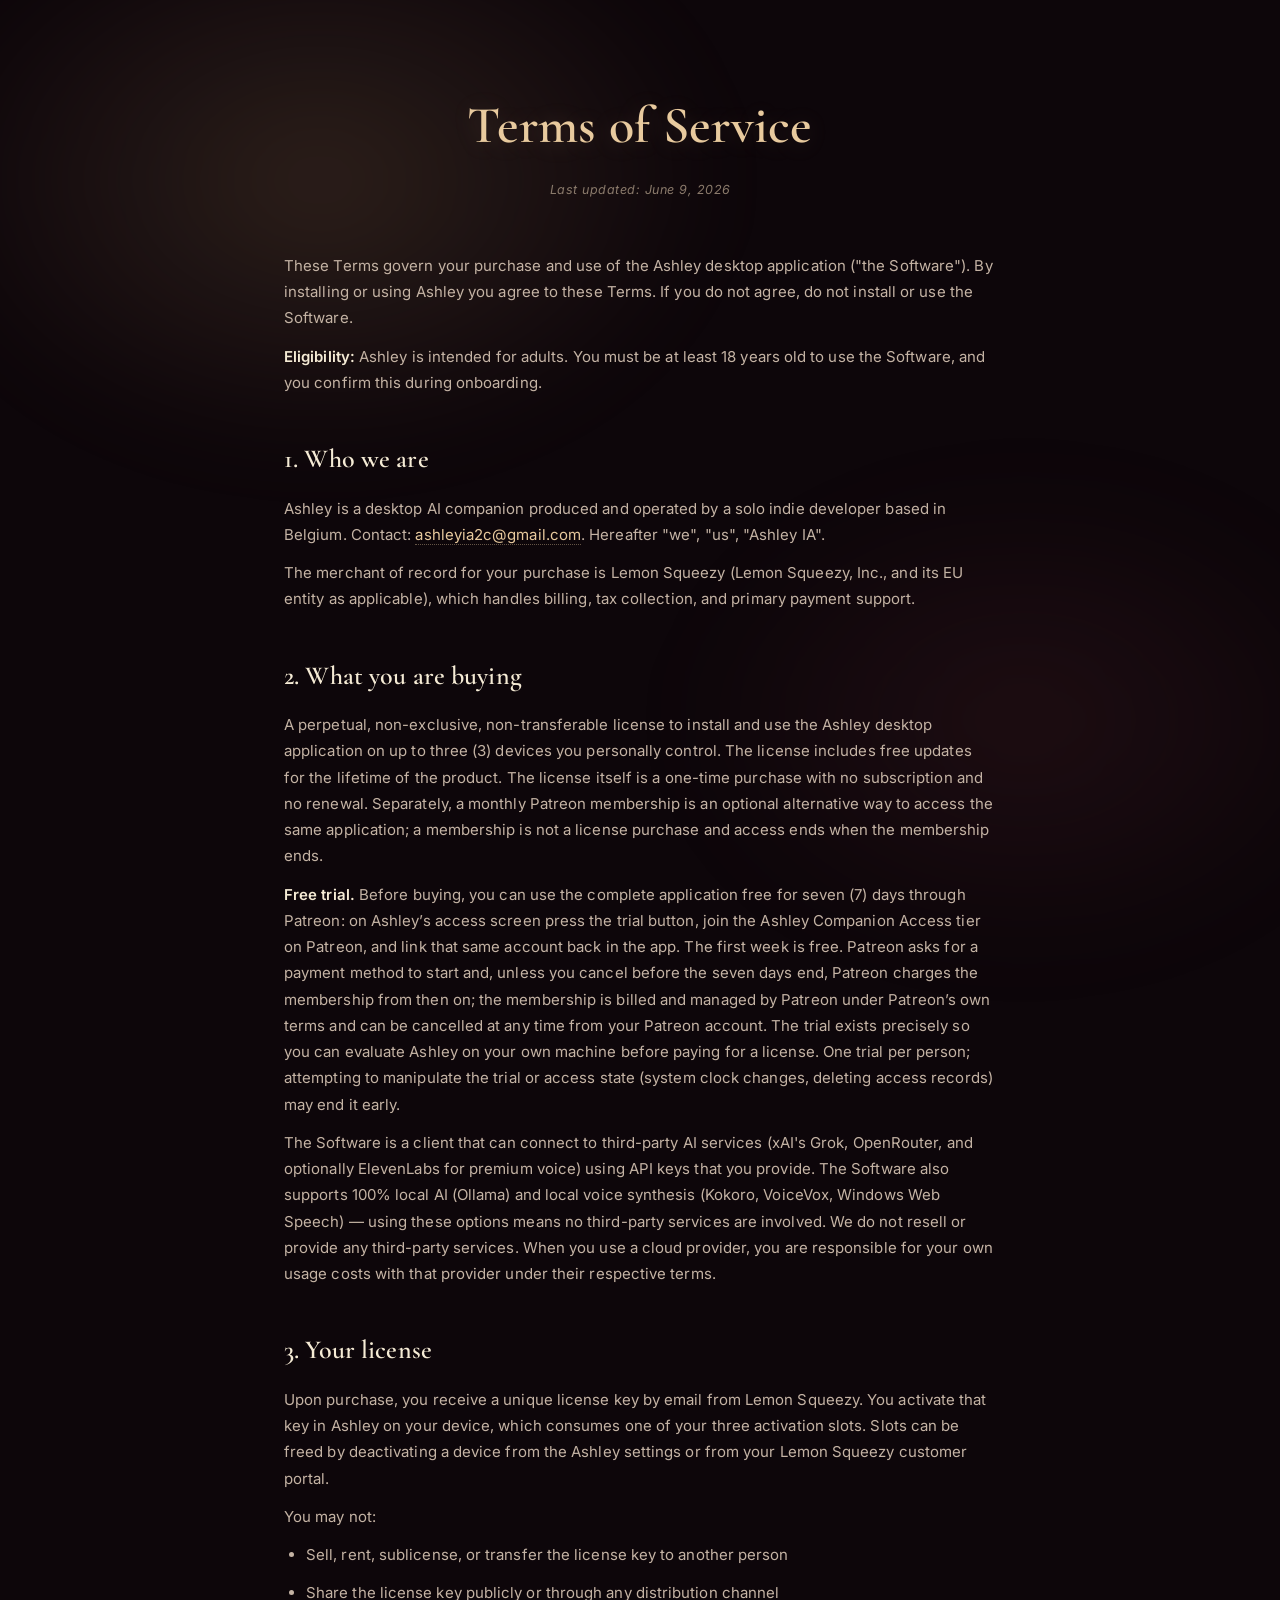
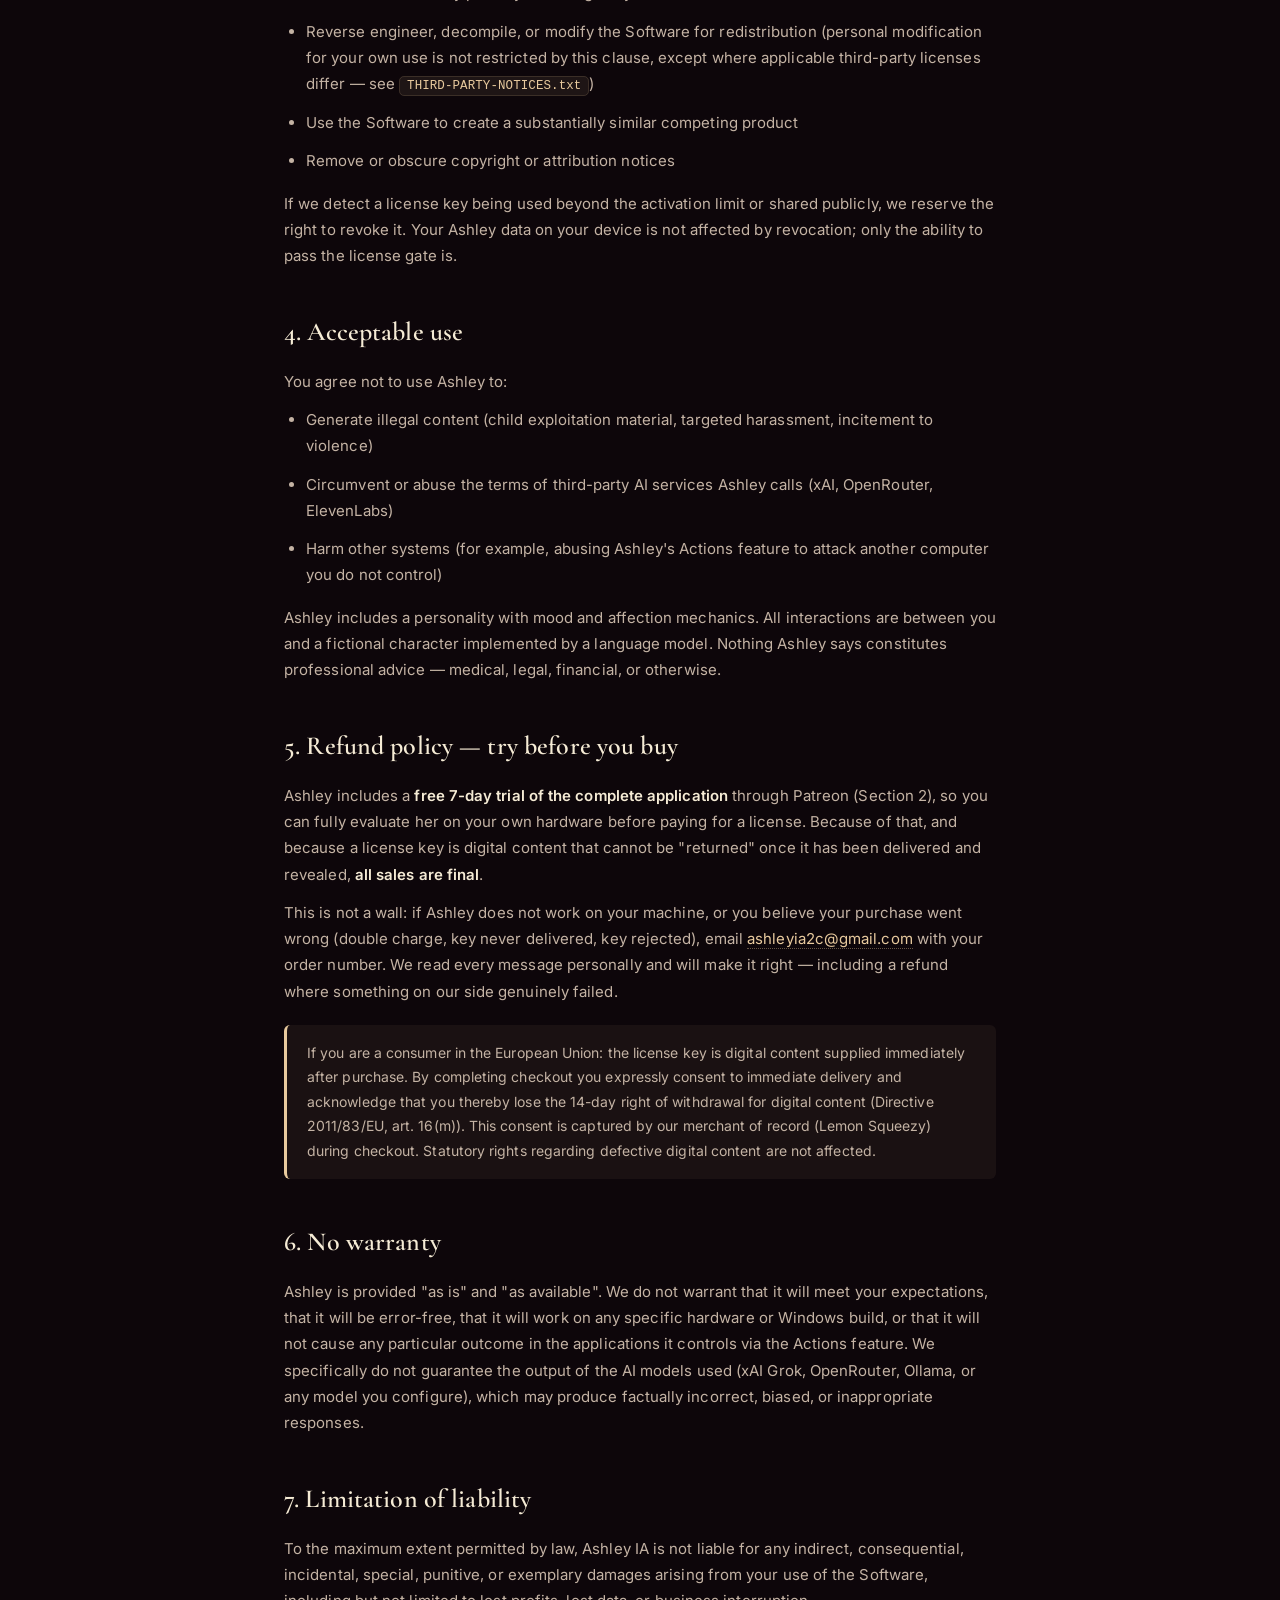
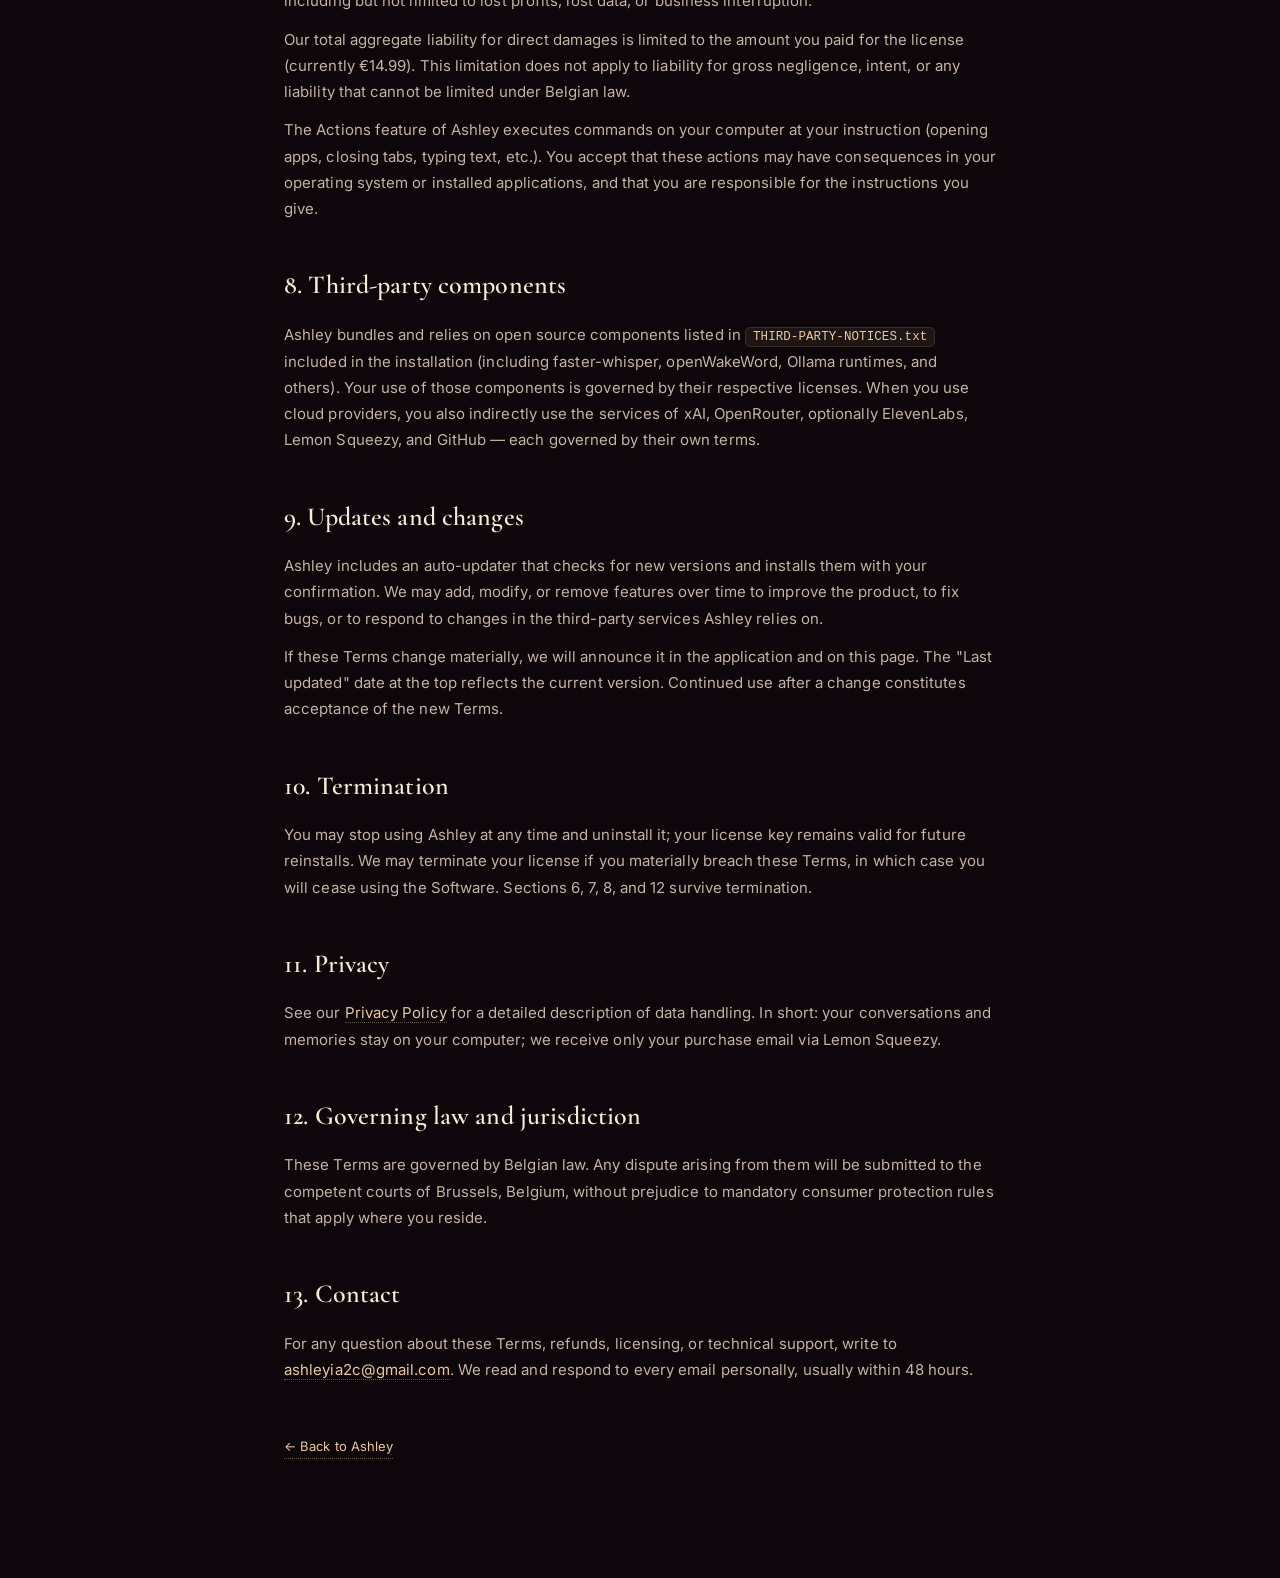
<file: terms.html>
<!DOCTYPE html>
<html lang="en">
<head>
  <meta charset="UTF-8">
  <meta name="viewport" content="width=device-width, initial-scale=1.0">
  <title>Terms of Service — Ashley</title>
  <meta name="robots" content="noindex">
  <link rel="icon" href="assets/favicon.ico">
  <link rel="preconnect" href="https://fonts.googleapis.com">
  <link rel="preconnect" href="https://fonts.gstatic.com" crossorigin>
  <link href="https://fonts.googleapis.com/css2?family=Cormorant+Garamond:wght@400;500;600;700&family=Inter:wght@300;400;500;600;700&display=swap" rel="stylesheet">
  <link rel="stylesheet" href="styles.css">
  <style>
    /* v0.16.14 — actualizado al boutique noir nuevo (variables, serif). */
    .legal-page {
      max-width: 760px;
      margin: 0 auto;
      padding: 80px 24px 120px;
      color: var(--text-mid);
      line-height: 1.75;
      font-size: 15px;
      position: relative;
      z-index: 1;
    }
    .legal-page h1 {
      font-family: 'Cormorant Garamond', Georgia, serif;
      font-size: clamp(36px, 5vw, 52px);
      font-weight: 600;
      letter-spacing: 0.005em;
      color: var(--accent);
      text-align: center;
      margin-bottom: 8px;
      text-shadow: 0 2px 24px rgba(232, 202, 158, 0.18);
    }
    .legal-page .updated {
      text-align: center;
      font-size: 12.5px;
      color: var(--text-soft);
      margin-bottom: 52px;
      font-style: italic;
      letter-spacing: 0.04em;
    }
    .legal-page h2 {
      font-family: 'Cormorant Garamond', Georgia, serif;
      font-size: 26px;
      color: var(--text-bright);
      margin-top: 40px;
      margin-bottom: 14px;
      font-weight: 600;
      letter-spacing: 0.005em;
    }
    .legal-page h3 {
      font-size: 15px;
      color: var(--text-bright);
      margin-top: 26px;
      margin-bottom: 10px;
      font-weight: 600;
      letter-spacing: 0.02em;
    }
    .legal-page p, .legal-page li {
      margin-bottom: 12px;
    }
    .legal-page ul {
      margin-left: 22px;
      margin-bottom: 16px;
    }
    .legal-page strong {
      color: var(--text-bright);
      font-weight: 600;
    }
    .legal-page code {
      background: rgba(232, 202, 158, 0.08);
      padding: 2px 7px;
      border-radius: 5px;
      font-family: 'Consolas', 'SF Mono', monospace;
      font-size: 12.5px;
      color: var(--accent);
      border: 1px solid rgba(232, 202, 158, 0.14);
    }
    .legal-page a {
      color: var(--accent);
      text-decoration: none;
      border-bottom: 1px dotted rgba(232, 202, 158, 0.4);
      transition: color 0.2s ease, border-color 0.2s ease;
    }
    .legal-page a:hover {
      color: var(--text-bright);
      border-bottom-color: var(--accent);
    }
    .back-link {
      display: inline-block;
      margin-top: 40px;
      font-size: 13px;
      color: var(--text-soft);
      border-bottom: none;
    }
    .back-link:hover {
      color: var(--accent);
    }
    .notice {
      background: rgba(232, 202, 158, 0.06);
      border-left: 3px solid var(--accent);
      padding: 16px 20px;
      border-radius: 6px;
      margin: 20px 0;
      font-size: 14px;
      color: var(--text-mid);
    }
    /* v0.16.14 — banner i18n notice (mirror del de privacy.html). */
    .lang-notice {
      max-width: 760px;
      margin: 24px auto 0;
      padding: 14px 22px;
      background: linear-gradient(135deg,
        rgba(232, 202, 158, 0.10) 0%,
        rgba(212, 163, 115, 0.06) 100%);
      border: 1px solid rgba(232, 202, 158, 0.28);
      border-radius: 10px;
      color: var(--text-mid);
      font-size: 13px;
      line-height: 1.5;
      font-style: italic;
      letter-spacing: 0.01em;
      text-align: center;
      backdrop-filter: blur(6px);
      -webkit-backdrop-filter: blur(6px);
      position: relative;
      z-index: 1;
    }
    .lang-notice a {
      color: var(--accent);
      text-decoration: none;
      border-bottom: 1px dotted rgba(232, 202, 158, 0.4);
      margin-left: 6px;
    }
    .lang-notice a:hover {
      color: var(--text-bright);
      border-bottom-color: var(--accent);
    }
  </style>
</head>
<body>

  <!-- Language notice — injected via localStorage from the landing page. -->
  <div id="lang-notice-container"></div>
  <script>
    (function () {
      var lang = "en";
      try {
        var stored = localStorage.getItem("ashley_landing_lang");
        if (stored && ["en", "es", "fr", "ja", "de", "ru", "ko"].indexOf(stored) !== -1) lang = stored;
      } catch (e) { /* localStorage may be blocked — default to en */ }
      if (lang === "en") return;
      var msg = {
        es: 'Esta página está actualmente disponible solo en inglés. La traducción completa llegará próximamente.',
        fr: 'Cette page est actuellement disponible uniquement en anglais. La traduction complète arrivera bientôt.',
        ja: 'このページは現在英語のみです。完全な翻訳は近日提供予定です。',
        de: 'Diese Seite ist derzeit nur auf Englisch verfügbar. Die vollständige Übersetzung folgt bald.',
        ru: 'Эта страница пока доступна только на английском. Полный перевод появится скоро.',
        ko: '이 페이지는 현재 영어로만 제공됩니다. 전체 번역이 곧 제공될 예정입니다.',
      }[lang];
      var back = {
        es: 'Volver al inicio',
        fr: "Retour à l'accueil",
        ja: 'ホームに戻る',
        de: 'Zurück zur Startseite',
        ru: 'Вернуться на главную',
        ko: '홈으로 돌아가기',
      }[lang];
      var c = document.getElementById("lang-notice-container");
      c.innerHTML = '<div class="lang-notice">' + msg +
        ' <a href="index.html">' + back + '</a></div>';
      document.documentElement.setAttribute("lang", lang);
    })();
  </script>

  <section class="legal-page">
    <h1>Terms of Service</h1>
    <p class="updated">Last updated: June 9, 2026</p>

    <p>
      These Terms govern your purchase and use of the Ashley desktop application ("the Software"). By installing or using Ashley you agree to these Terms. If you do not agree, do not install or use the Software.
    </p>
    <p>
      <strong>Eligibility:</strong> Ashley is intended for adults. You must be at least 18 years old to use the Software, and you confirm this during onboarding.
    </p>

    <h2>1. Who we are</h2>
    <p>
      Ashley is a desktop AI companion produced and operated by a solo indie developer based in Belgium. Contact: <a href="mailto:ashleyia2c@gmail.com">ashleyia2c@gmail.com</a>. Hereafter "we", "us", "Ashley IA".
    </p>
    <p>
      The merchant of record for your purchase is Lemon Squeezy (Lemon Squeezy, Inc., and its EU entity as applicable), which handles billing, tax collection, and primary payment support.
    </p>

    <h2>2. What you are buying</h2>
    <p>
      A perpetual, non-exclusive, non-transferable license to install and use the Ashley desktop application on up to three (3) devices you personally control. The license includes free updates for the lifetime of the product. The license itself is a one-time purchase with no subscription and no renewal. Separately, a monthly Patreon membership is an optional alternative way to access the same application; a membership is not a license purchase and access ends when the membership ends.
    </p>
    <p>
      <strong>Free trial.</strong> Before buying, you can use the complete application free for seven (7) days through Patreon: on Ashley’s access screen press the trial button, join the Ashley Companion Access tier on Patreon, and link that same account back in the app. The first week is free. Patreon asks for a payment method to start and, unless you cancel before the seven days end, Patreon charges the membership from then on; the membership is billed and managed by Patreon under Patreon’s own terms and can be cancelled at any time from your Patreon account. The trial exists precisely so you can evaluate Ashley on your own machine before paying for a license. One trial per person; attempting to manipulate the trial or access state (system clock changes, deleting access records) may end it early.
    </p>
    <p>
      The Software is a client that can connect to third-party AI services (xAI's Grok, OpenRouter, and optionally ElevenLabs for premium voice) using API keys that you provide. The Software also supports 100% local AI (Ollama) and local voice synthesis (Kokoro, VoiceVox, Windows Web Speech) — using these options means no third-party services are involved. We do not resell or provide any third-party services. When you use a cloud provider, you are responsible for your own usage costs with that provider under their respective terms.
    </p>

    <h2>3. Your license</h2>
    <p>
      Upon purchase, you receive a unique license key by email from Lemon Squeezy. You activate that key in Ashley on your device, which consumes one of your three activation slots. Slots can be freed by deactivating a device from the Ashley settings or from your Lemon Squeezy customer portal.
    </p>
    <p>
      You may not:
    </p>
    <ul>
      <li>Sell, rent, sublicense, or transfer the license key to another person</li>
      <li>Share the license key publicly or through any distribution channel</li>
      <li>Reverse engineer, decompile, or modify the Software for redistribution (personal modification for your own use is not restricted by this clause, except where applicable third-party licenses differ — see <code>THIRD-PARTY-NOTICES.txt</code>)</li>
      <li>Use the Software to create a substantially similar competing product</li>
      <li>Remove or obscure copyright or attribution notices</li>
    </ul>
    <p>
      If we detect a license key being used beyond the activation limit or shared publicly, we reserve the right to revoke it. Your Ashley data on your device is not affected by revocation; only the ability to pass the license gate is.
    </p>

    <h2>4. Acceptable use</h2>
    <p>
      You agree not to use Ashley to:
    </p>
    <ul>
      <li>Generate illegal content (child exploitation material, targeted harassment, incitement to violence)</li>
      <li>Circumvent or abuse the terms of third-party AI services Ashley calls (xAI, OpenRouter, ElevenLabs)</li>
      <li>Harm other systems (for example, abusing Ashley's Actions feature to attack another computer you do not control)</li>
    </ul>
    <p>
      Ashley includes a personality with mood and affection mechanics. All interactions are between you and a fictional character implemented by a language model. Nothing Ashley says constitutes professional advice — medical, legal, financial, or otherwise.
    </p>

    <h2>5. Refund policy — try before you buy</h2>
    <p>
      Ashley includes a <strong>free 7-day trial of the complete application</strong> through Patreon (Section 2), so you can fully evaluate her on your own hardware before paying for a license. Because of that, and because a license key is digital content that cannot be "returned" once it has been delivered and revealed, <strong>all sales are final</strong>.
    </p>
    <p>
      This is not a wall: if Ashley does not work on your machine, or you believe your purchase went wrong (double charge, key never delivered, key rejected), email <a href="mailto:ashleyia2c@gmail.com">ashleyia2c@gmail.com</a> with your order number. We read every message personally and will make it right — including a refund where something on our side genuinely failed.
    </p>
    <div class="notice">
      If you are a consumer in the European Union: the license key is digital content supplied immediately after purchase. By completing checkout you expressly consent to immediate delivery and acknowledge that you thereby lose the 14-day right of withdrawal for digital content (Directive 2011/83/EU, art. 16(m)). This consent is captured by our merchant of record (Lemon Squeezy) during checkout. Statutory rights regarding defective digital content are not affected.
    </div>

    <h2>6. No warranty</h2>
    <p>
      Ashley is provided "as is" and "as available". We do not warrant that it will meet your expectations, that it will be error-free, that it will work on any specific hardware or Windows build, or that it will not cause any particular outcome in the applications it controls via the Actions feature. We specifically do not guarantee the output of the AI models used (xAI Grok, OpenRouter, Ollama, or any model you configure), which may produce factually incorrect, biased, or inappropriate responses.
    </p>

    <h2>7. Limitation of liability</h2>
    <p>
      To the maximum extent permitted by law, Ashley IA is not liable for any indirect, consequential, incidental, special, punitive, or exemplary damages arising from your use of the Software, including but not limited to lost profits, lost data, or business interruption.
    </p>
    <p>
      Our total aggregate liability for direct damages is limited to the amount you paid for the license (currently €14.99). This limitation does not apply to liability for gross negligence, intent, or any liability that cannot be limited under Belgian law.
    </p>
    <p>
      The Actions feature of Ashley executes commands on your computer at your instruction (opening apps, closing tabs, typing text, etc.). You accept that these actions may have consequences in your operating system or installed applications, and that you are responsible for the instructions you give.
    </p>

    <h2>8. Third-party components</h2>
    <p>
      Ashley bundles and relies on open source components listed in <code>THIRD-PARTY-NOTICES.txt</code> included in the installation (including faster-whisper, openWakeWord, Ollama runtimes, and others). Your use of those components is governed by their respective licenses. When you use cloud providers, you also indirectly use the services of xAI, OpenRouter, optionally ElevenLabs, Lemon Squeezy, and GitHub — each governed by their own terms.
    </p>

    <h2>9. Updates and changes</h2>
    <p>
      Ashley includes an auto-updater that checks for new versions and installs them with your confirmation. We may add, modify, or remove features over time to improve the product, to fix bugs, or to respond to changes in the third-party services Ashley relies on.
    </p>
    <p>
      If these Terms change materially, we will announce it in the application and on this page. The "Last updated" date at the top reflects the current version. Continued use after a change constitutes acceptance of the new Terms.
    </p>

    <h2>10. Termination</h2>
    <p>
      You may stop using Ashley at any time and uninstall it; your license key remains valid for future reinstalls. We may terminate your license if you materially breach these Terms, in which case you will cease using the Software. Sections 6, 7, 8, and 12 survive termination.
    </p>

    <h2>11. Privacy</h2>
    <p>
      See our <a href="privacy.html">Privacy Policy</a> for a detailed description of data handling. In short: your conversations and memories stay on your computer; we receive only your purchase email via Lemon Squeezy.
    </p>

    <h2>12. Governing law and jurisdiction</h2>
    <p>
      These Terms are governed by Belgian law. Any dispute arising from them will be submitted to the competent courts of Brussels, Belgium, without prejudice to mandatory consumer protection rules that apply where you reside.
    </p>

    <h2>13. Contact</h2>
    <p>
      For any question about these Terms, refunds, licensing, or technical support, write to <a href="mailto:ashleyia2c@gmail.com">ashleyia2c@gmail.com</a>. We read and respond to every email personally, usually within 48 hours.
    </p>

    <a href="index.html" class="back-link">← Back to Ashley</a>
  </section>

</body>
</html>
</file>
<file: styles.css>
/* ════════════════════════════════════════════════════════════════════════
   Ashley IA — Landing page styles (v0.16.14, BOUTIQUE NOIR REWRITE)
   ────────────────────────────────────────────────────────────────────────
   Antes: negro + rosa fucsia + estilo "tech SaaS plano".
   Ahora: vinos profundos + ámbar dorado + Cormorant Garamond serif.
   Idéntico al boutique noir del desktop app — el user que llega a la
   landing siente la misma identidad visual desde el segundo cero.
   ════════════════════════════════════════════════════════════════════════ */

:root {
  /* Backgrounds — vinos profundos */
  --bg-deep:        #0d060a;
  --bg-mid:         #140810;
  --bg-section:     #0f0709;
  --bg-card:        rgba(50, 26, 38, 0.32);
  --bg-card-hover:  rgba(82, 55, 38, 0.42);
  --bg-panel:       rgba(30, 14, 22, 0.55);

  /* Borders — ámbar cálido translúcido */
  --border-card:    rgba(212, 163, 115, 0.14);
  --border-soft:    rgba(212, 163, 115, 0.22);
  --border-mid:     rgba(212, 163, 115, 0.35);
  --border-hot:     rgba(232, 202, 158, 0.55);

  /* Text — crema y warm grey */
  --text-bright:    #f5ebd5;
  --text-mid:       #c4b3a4;
  --text-soft:      #8a7a6b;
  --text-faint:     #5a4d44;

  /* Accent — ámbar dorado */
  --accent:         #e8ca9e;
  --accent-warm:    #d4a373;
  --accent-deep:    #a8845c;
  --accent-soft:    rgba(232, 202, 158, 0.32);
  --accent-glow:    rgba(232, 202, 158, 0.40);

  /* Wine accent secundario */
  --wine:           rgba(140, 60, 70, 0.6);

  /* Radius */
  --radius-sm:      8px;
  --radius-md:      14px;
  --radius-lg:      22px;
  --radius-pill:    99px;

  /* Shadows */
  --shadow-glow:    0 0 40px rgba(232, 202, 158, 0.20);
  --shadow-card:    0 8px 30px rgba(0, 0, 0, 0.55);
  --shadow-hover:   0 12px 50px rgba(232, 202, 158, 0.12);
  --shadow-deep:    0 16px 60px rgba(0, 0, 0, 0.75);

  /* Misc */
  --transition:     all 0.25s ease;
  --max-width:      1100px;
}

* {
  box-sizing: border-box;
  margin: 0;
  padding: 0;
}

html {
  scroll-behavior: smooth;
}

body {
  background: var(--bg-deep);
  color: var(--text-bright);
  font-family: 'Inter', -apple-system, BlinkMacSystemFont, 'Segoe UI', sans-serif;
  line-height: 1.65;
  overflow-x: hidden;
  min-height: 100vh;
  position: relative;
  letter-spacing: 0.005em;
}

/* Capas de luz ambient global — réplica del main app */
body::before {
  content: '';
  position: fixed;
  top: -15vh; left: -10vw;
  width: 70vw; height: 70vh;
  background: radial-gradient(ellipse,
    rgba(212, 163, 115, 0.16) 0%,
    rgba(212, 163, 115, 0.06) 40%,
    transparent 65%);
  filter: blur(40px);
  pointer-events: none;
  z-index: 0;
}
body::after {
  content: '';
  position: fixed;
  bottom: -10vh; right: -10vw;
  width: 60vw; height: 60vh;
  background: radial-gradient(ellipse,
    rgba(140, 60, 70, 0.14) 0%,
    rgba(140, 60, 70, 0.05) 40%,
    transparent 65%);
  filter: blur(40px);
  pointer-events: none;
  z-index: 0;
}

/* Asegurar que todo el contenido va sobre los glows */
section, footer, .lang-switch {
  position: relative;
  z-index: 1;
}

::selection {
  background: var(--accent);
  color: var(--bg-deep);
}

/* ── Tipografía elegante para "Ashley" branding ─────────────────────── */

.serif {
  font-family: 'Cormorant Garamond', Georgia, serif;
  font-feature-settings: "liga" 1, "kern" 1;
}

/* ── Top bar ────────────────────────────────────────────────────────── */

.topbar {
  position: fixed;
  top: 0;
  left: 0;
  right: 0;
  z-index: 100;
  display: flex;
  align-items: center;
  gap: 28px;
  padding: 12px 26px;
  background: rgba(13, 6, 10, 0.78);
  backdrop-filter: blur(14px);
  -webkit-backdrop-filter: blur(14px);
  border-bottom: 1px solid rgba(212, 163, 115, 0.10);
}

.topbar-brand {
  font-family: 'Cormorant Garamond', Georgia, serif;
  font-size: 24px;
  font-weight: 600;
  color: var(--accent);
  text-decoration: none;
  letter-spacing: 0.02em;
  line-height: 1;
}

.topbar-nav {
  display: flex;
  gap: 24px;
}

.topbar-nav a {
  color: var(--text-mid);
  font-size: 13px;
  text-decoration: none;
  letter-spacing: 0.03em;
  transition: var(--transition);
}

.topbar-nav a:hover {
  color: var(--accent);
}

.topbar-right {
  margin-left: auto;
  display: flex;
  align-items: center;
  gap: 14px;
}

.btn-nav {
  padding: 8px 18px;
  font-size: 12.5px;
  border-radius: var(--radius-pill);
}

/* Anchor offset so sections don't hide under the fixed bar */
section[id] {
  scroll-margin-top: 76px;
}

/* ── Language switcher ──────────────────────────────────────────────── */

.lang-switch {
  display: flex;
  gap: 2px;
  background: rgba(20, 8, 14, 0.7);
  border: 1px solid var(--border-soft);
  border-radius: var(--radius-pill);
  padding: 3px;
}

.lang-btn {
  background: transparent;
  border: none;
  color: var(--text-soft);
  padding: 6px 10px;
  border-radius: var(--radius-pill);
  font-family: inherit;
  font-size: 10.5px;
  font-weight: 600;
  letter-spacing: 0.08em;
  cursor: pointer;
  transition: var(--transition);
}

.lang-btn:hover {
  color: var(--text-mid);
}

.lang-btn.active {
  background: linear-gradient(135deg, var(--accent) 0%, var(--accent-warm) 100%);
  color: var(--bg-deep);
}

/* ── Hero ───────────────────────────────────────────────────────────── */

.hero {
  position: relative;
  min-height: 100vh;
  display: flex;
  align-items: center;
  justify-content: center;
  text-align: center;
  padding: 120px 24px 80px;
  overflow: hidden;
  background: radial-gradient(
    ellipse at center,
    rgba(232, 202, 158, 0.06) 0%,
    transparent 70%
  );
}

/* Spotlight cálido sobre el héroe — efecto vela del main app */
.hero::before {
  content: '';
  position: absolute;
  top: -10%; left: 50%;
  transform: translateX(-50%);
  width: 800px; height: 60%;
  background: radial-gradient(ellipse at top,
    rgba(232, 202, 158, 0.16) 0%,
    rgba(212, 163, 115, 0.06) 30%,
    transparent 55%);
  pointer-events: none;
  z-index: 0;
  filter: blur(20px);
}

.stars {
  position: absolute;
  inset: 0;
  background-image:
    radial-gradient(1.5px 1.5px at 20% 30%, rgba(232, 202, 158, 0.45), transparent),
    radial-gradient(1px 1px at 60% 70%, rgba(245, 235, 213, 0.30), transparent),
    radial-gradient(1px 1px at 40% 50%, rgba(232, 202, 158, 0.30), transparent),
    radial-gradient(1px 1px at 80% 20%, rgba(245, 235, 213, 0.30), transparent),
    radial-gradient(1.5px 1.5px at 15% 80%, rgba(232, 202, 158, 0.30), transparent),
    radial-gradient(1px 1px at 90% 60%, rgba(245, 235, 213, 0.25), transparent);
  background-size: 800px 800px;
  opacity: 0.55;
  animation: drift 180s linear infinite;
  pointer-events: none;
  mix-blend-mode: screen;
}

@keyframes drift {
  from { transform: translateY(0); }
  to   { transform: translateY(-800px); }
}

.hero-content {
  position: relative;
  z-index: 1;
  max-width: 720px;
  display: flex;
  flex-direction: column;
  align-items: center;
  gap: 22px;
}

.hero-portrait {
  width: 170px;
  height: 170px;
  border-radius: 50%;
  object-fit: cover;
  border: 2px solid var(--border-mid);
  box-shadow:
    0 0 50px rgba(232, 202, 158, 0.25),
    0 0 0 4px rgba(20, 8, 14, 0.6),
    inset 0 1px 0 rgba(255, 255, 255, 0.1);
  animation: float 8s ease-in-out infinite;
}

@keyframes float {
  0%, 100% { transform: translateY(0); }
  50%      { transform: translateY(-8px); }
}

.hero-title {
  font-family: 'Cormorant Garamond', Georgia, serif;
  font-size: clamp(48px, 8vw, 84px);
  font-weight: 600;
  letter-spacing: 0.01em;
  line-height: 1.05;
  color: var(--accent);
  text-shadow: 0 2px 30px rgba(232, 202, 158, 0.25);
  margin-top: 8px;
}

.hero-subtitle {
  font-size: clamp(17px, 2vw, 21px);
  color: var(--text-mid);
  font-weight: 400;
  max-width: 560px;
  letter-spacing: 0.005em;
}

.hero-tagline {
  font-size: clamp(14px, 1.6vw, 16.5px);
  color: var(--text-soft);
  font-style: italic;
  max-width: 520px;
  font-family: 'Cormorant Garamond', Georgia, serif;
  font-weight: 400;
  letter-spacing: 0.02em;
  font-size: clamp(17px, 2vw, 20px);
}

.hero-footnote {
  font-size: 12.5px;
  color: var(--text-soft);
  margin-top: 8px;
  letter-spacing: 0.04em;
}

/* ── Buttons ────────────────────────────────────────────────────────── */

.btn-primary {
  display: inline-block;
  background: linear-gradient(135deg, var(--accent) 0%, var(--accent-warm) 100%);
  color: var(--bg-deep);
  font-weight: 700;
  font-size: 15px;
  padding: 14px 34px;
  border-radius: var(--radius-md);
  text-decoration: none;
  transition: var(--transition);
  border: none;
  cursor: pointer;
  letter-spacing: 0.04em;
  box-shadow:
    0 4px 22px rgba(232, 202, 158, 0.28),
    inset 0 1px 0 rgba(255, 255, 255, 0.2);
}

.btn-primary:hover {
  transform: translateY(-2px);
  box-shadow:
    0 8px 32px rgba(232, 202, 158, 0.42),
    inset 0 1px 0 rgba(255, 255, 255, 0.25);
}

.btn-primary:active {
  transform: translateY(0);
}

.btn-full {
  display: block;
  width: 100%;
  text-align: center;
  padding: 16px;
  font-size: 16.5px;
}

/* Ghost / secondary button (free trial) */
.cta-row {
  display: flex;
  gap: 14px;
  align-items: center;
  justify-content: center;
  flex-wrap: wrap;
}

.btn-ghost {
  display: inline-flex;
  align-items: center;
  gap: 9px;
  background: rgba(232, 202, 158, 0.05);
  color: var(--accent);
  font-weight: 600;
  font-size: 14.5px;
  padding: 13px 28px;
  border-radius: var(--radius-md);
  text-decoration: none;
  border: 1px solid var(--border-mid);
  transition: var(--transition);
  letter-spacing: 0.03em;
  backdrop-filter: blur(6px);
  -webkit-backdrop-filter: blur(6px);
}

.btn-ghost:hover {
  background: rgba(232, 202, 158, 0.12);
  border-color: var(--border-hot);
  transform: translateY(-2px);
}

.btn-icon {
  width: 16px;
  height: 16px;
  stroke: currentColor;
  stroke-width: 2;
  fill: none;
  stroke-linecap: round;
  stroke-linejoin: round;
}

/* ── Trust strip ────────────────────────────────────────────────────── */

.trust-strip {
  max-width: var(--max-width);
  margin: -20px auto 0;
  padding: 0 24px;
  display: grid;
  grid-template-columns: repeat(auto-fit, minmax(220px, 1fr));
  gap: 14px;
  position: relative;
  z-index: 1;
}

.trust-item {
  display: flex;
  align-items: center;
  gap: 12px;
  padding: 16px 18px;
  background: var(--bg-panel);
  border: 1px solid var(--border-card);
  border-radius: var(--radius-md);
  backdrop-filter: blur(8px);
  -webkit-backdrop-filter: blur(8px);
  font-size: 12.5px;
  color: var(--text-mid);
  letter-spacing: 0.01em;
}

.trust-item svg {
  width: 18px;
  height: 18px;
  flex-shrink: 0;
  stroke: var(--accent-warm);
  stroke-width: 1.8;
  fill: none;
  stroke-linecap: round;
  stroke-linejoin: round;
}

/* ── Section wrapper ────────────────────────────────────────────────── */

.section {
  max-width: var(--max-width);
  margin: 0 auto;
  padding: 100px 24px;
}

.section-title {
  font-family: 'Cormorant Garamond', Georgia, serif;
  font-size: clamp(32px, 5vw, 50px);
  font-weight: 600;
  text-align: center;
  margin-bottom: 16px;
  color: var(--text-bright);
  letter-spacing: 0.005em;
  line-height: 1.1;
}

.section-sub {
  text-align: center;
  color: var(--text-soft);
  font-size: 14.5px;
  margin-bottom: 52px;
  font-style: italic;
  letter-spacing: 0.01em;
}

/* ── Video section ──────────────────────────────────────────────────── */

.video-wrap {
  max-width: 880px;
  margin: 0 auto;
  aspect-ratio: 16 / 9;
  border-radius: var(--radius-lg);
  overflow: hidden;
  border: 1px solid var(--border-soft);
  box-shadow: var(--shadow-deep);
  background: var(--bg-mid);
}

.video-wrap iframe {
  width: 100%;
  height: 100%;
  border: 0;
}

/* Sub-heading above the install-tutorial video in the "How it works" section */
.install-video-title {
  text-align: center;
  margin: 52px auto 22px;
  font-size: clamp(1.05rem, 2.4vw, 1.35rem);
  font-weight: 600;
}

.video-placeholder {
  width: 100%;
  height: 100%;
  display: flex;
  align-items: center;
  justify-content: center;
  background:
    radial-gradient(ellipse at center, rgba(232, 202, 158, 0.10) 0%, transparent 70%),
    linear-gradient(135deg, #0d060a, #1a0a14);
}

.video-placeholder-inner {
  display: flex;
  flex-direction: column;
  align-items: center;
  gap: 18px;
  color: var(--text-soft);
  font-size: 13.5px;
  font-style: italic;
  font-family: 'Cormorant Garamond', Georgia, serif;
  font-size: 16px;
}

.play-icon {
  width: 86px;
  height: 86px;
  border-radius: 50%;
  background: rgba(232, 202, 158, 0.12);
  border: 1.5px solid var(--border-mid);
  display: flex;
  align-items: center;
  justify-content: center;
  font-size: 28px;
  color: var(--accent);
  padding-left: 6px;
  animation: pulse 4s ease-in-out infinite;
}

@keyframes pulse {
  0%, 100% { box-shadow: 0 0 0 0 rgba(232, 202, 158, 0.32); }
  50%      { box-shadow: 0 0 0 22px rgba(232, 202, 158, 0); }
}

/* ── Features grid ──────────────────────────────────────────────────── */

.features-grid {
  display: grid;
  grid-template-columns: repeat(auto-fit, minmax(240px, 1fr));
  gap: 22px;
}

.feature-card,
.why-card {
  background: var(--bg-card);
  border: 1px solid var(--border-card);
  border-radius: var(--radius-lg);
  padding: 30px 26px;
  transition: var(--transition);
  backdrop-filter: blur(8px);
  -webkit-backdrop-filter: blur(8px);
  box-shadow:
    0 4px 18px rgba(0, 0, 0, 0.25),
    inset 0 1px 0 rgba(232, 220, 196, 0.04);
}

.feature-card:hover,
.why-card:hover {
  background: var(--bg-card-hover);
  border-color: var(--border-mid);
  transform: translateY(-3px);
  box-shadow:
    0 12px 36px rgba(0, 0, 0, 0.45),
    0 0 30px rgba(232, 202, 158, 0.10),
    inset 0 1px 0 rgba(232, 220, 196, 0.06);
}

/* Icon chip — elegant amber line icon inside a soft glass square */
.feature-icon {
  width: 48px;
  height: 48px;
  margin-bottom: 18px;
  display: flex;
  align-items: center;
  justify-content: center;
  border-radius: 14px;
  background: linear-gradient(135deg,
    rgba(232, 202, 158, 0.10) 0%,
    rgba(212, 163, 115, 0.04) 100%);
  border: 1px solid var(--border-soft);
  box-shadow: inset 0 1px 0 rgba(255, 255, 255, 0.05);
}

.feature-icon svg {
  width: 22px;
  height: 22px;
  stroke: var(--accent);
  stroke-width: 1.6;
  fill: none;
  stroke-linecap: round;
  stroke-linejoin: round;
  filter: drop-shadow(0 1px 6px rgba(232, 202, 158, 0.30));
}

.feature-title,
.why-sub-title {
  font-size: 17px;
  font-weight: 600;
  color: var(--text-bright);
  margin-bottom: 10px;
  letter-spacing: 0.005em;
}

.feature-desc,
.why-desc {
  font-size: 13.5px;
  color: var(--text-mid);
  line-height: 1.65;
}

/* ── Why section ────────────────────────────────────────────────────── */

.why-grid {
  display: grid;
  grid-template-columns: repeat(auto-fit, minmax(240px, 1fr));
  gap: 22px;
}

/* ── How it works (numbered steps) ──────────────────────────────────── */

.steps-grid {
  display: grid;
  grid-template-columns: repeat(auto-fit, minmax(260px, 1fr));
  gap: 22px;
  counter-reset: step;
}

.step-card {
  position: relative;
  background: var(--bg-card);
  border: 1px solid var(--border-card);
  border-radius: var(--radius-lg);
  padding: 34px 28px 30px;
  backdrop-filter: blur(8px);
  -webkit-backdrop-filter: blur(8px);
  transition: var(--transition);
  box-shadow:
    0 4px 18px rgba(0, 0, 0, 0.25),
    inset 0 1px 0 rgba(232, 220, 196, 0.04);
}

.step-card:hover {
  background: var(--bg-card-hover);
  border-color: var(--border-mid);
  transform: translateY(-3px);
}

.step-num {
  font-family: 'Cormorant Garamond', Georgia, serif;
  font-size: 44px;
  font-weight: 600;
  line-height: 1;
  color: var(--accent);
  opacity: 0.85;
  margin-bottom: 14px;
  text-shadow: 0 2px 18px rgba(232, 202, 158, 0.25);
}

.step-title {
  font-size: 16.5px;
  font-weight: 600;
  color: var(--text-bright);
  margin-bottom: 10px;
  letter-spacing: 0.005em;
}

.step-desc {
  font-size: 13.5px;
  color: var(--text-mid);
  line-height: 1.65;
}

/* ── Pricing ────────────────────────────────────────────────────────── */

.pricing-section {
  background: linear-gradient(
    180deg,
    transparent 0%,
    rgba(232, 202, 158, 0.04) 50%,
    transparent 100%
  );
}

.price-card {
  max-width: 540px;
  margin: 0 auto;
  background: linear-gradient(
    135deg,
    rgba(50, 26, 38, 0.55) 0%,
    rgba(82, 55, 38, 0.42) 100%
  );
  border: 1px solid var(--border-mid);
  border-radius: var(--radius-lg);
  padding: 42px 36px;
  backdrop-filter: blur(12px);
  -webkit-backdrop-filter: blur(12px);
  box-shadow:
    var(--shadow-deep),
    0 0 80px rgba(232, 202, 158, 0.10),
    inset 0 1px 0 rgba(232, 220, 196, 0.06);
}

.price-header {
  display: flex;
  gap: 22px;
  align-items: center;
  margin-bottom: 28px;
  padding-bottom: 28px;
  border-bottom: 1px solid var(--border-card);
}

.price-avatar {
  width: 84px;
  height: 84px;
  border-radius: 50%;
  object-fit: cover;
  border: 2px solid var(--border-mid);
  flex-shrink: 0;
  box-shadow: 0 0 24px rgba(232, 202, 158, 0.18);
}

.price-name {
  font-size: 16px;
  color: var(--text-bright);
  font-weight: 500;
  margin-bottom: 8px;
  letter-spacing: 0.005em;
}

.price-amount {
  font-family: 'Cormorant Garamond', Georgia, serif;
  font-size: 46px;
  font-weight: 700;
  color: var(--accent);
  line-height: 1;
  margin-bottom: 6px;
  letter-spacing: 0.005em;
}

.price-note {
  font-size: 11.5px;
  color: var(--text-soft);
  letter-spacing: 0.06em;
  text-transform: uppercase;
}

.price-features {
  list-style: none;
  margin-bottom: 28px;
}

.price-features li {
  padding: 9px 0 9px 26px;
  font-size: 13.5px;
  color: var(--text-mid);
  border-bottom: 1px solid rgba(212, 163, 115, 0.06);
  letter-spacing: 0.005em;
  position: relative;
}

/* Elegant amber check mark (replaces the old inline ✓ glyphs) */
.price-features li::before {
  content: '';
  position: absolute;
  left: 2px;
  top: 14px;
  width: 13px;
  height: 13px;
  background-color: var(--accent-warm);
  -webkit-mask: url("data:image/svg+xml,%3Csvg xmlns='http://www.w3.org/2000/svg' viewBox='0 0 24 24' fill='none' stroke='black' stroke-width='3' stroke-linecap='round' stroke-linejoin='round'%3E%3Cpolyline points='20 6 9 17 4 12'/%3E%3C/svg%3E") center / contain no-repeat;
  mask: url("data:image/svg+xml,%3Csvg xmlns='http://www.w3.org/2000/svg' viewBox='0 0 24 24' fill='none' stroke='black' stroke-width='3' stroke-linecap='round' stroke-linejoin='round'%3E%3Cpolyline points='20 6 9 17 4 12'/%3E%3C/svg%3E") center / contain no-repeat;
}

.price-features li:last-child {
  border-bottom: none;
}

.price-trial-link {
  display: block;
  text-align: center;
  margin-top: 16px;
  font-size: 13px;
  color: var(--accent);
  text-decoration: none;
  letter-spacing: 0.02em;
  border-bottom: none;
  transition: var(--transition);
}

.price-trial-link:hover {
  color: var(--text-bright);
}

.price-secure {
  display: flex;
  align-items: center;
  justify-content: center;
  gap: 7px;
  text-align: center;
  font-size: 11.5px;
  color: var(--text-soft);
  margin-top: 18px;
  letter-spacing: 0.04em;
}

.secure-icon {
  width: 13px;
  height: 13px;
  flex-shrink: 0;
  stroke: var(--text-soft);
  stroke-width: 2;
  fill: none;
  stroke-linecap: round;
  stroke-linejoin: round;
}

/* ── FAQ ────────────────────────────────────────────────────────────── */

.faq-list {
  max-width: 760px;
  margin: 0 auto;
  display: flex;
  flex-direction: column;
  gap: 12px;
}

.faq-item {
  background: var(--bg-card);
  border: 1px solid var(--border-card);
  border-radius: var(--radius-md);
  padding: 20px 24px;
  transition: var(--transition);
  backdrop-filter: blur(8px);
  -webkit-backdrop-filter: blur(8px);
}

.faq-item[open] {
  background: var(--bg-card-hover);
  border-color: var(--border-mid);
}

.faq-item summary {
  cursor: pointer;
  font-size: 14.5px;
  font-weight: 500;
  color: var(--text-bright);
  list-style: none;
  position: relative;
  padding-right: 28px;
  user-select: none;
  letter-spacing: 0.005em;
}

.faq-item summary::-webkit-details-marker {
  display: none;
}

.faq-item summary::after {
  content: '+';
  position: absolute;
  right: 0;
  top: 50%;
  transform: translateY(-50%);
  font-size: 24px;
  color: var(--accent);
  font-weight: 300;
  transition: transform 0.2s ease, content 0.2s ease;
  font-family: 'Cormorant Garamond', Georgia, serif;
}

.faq-item[open] summary::after {
  content: '−';
}

.faq-item p {
  color: var(--text-mid);
  font-size: 13.5px;
  line-height: 1.7;
  margin-top: 14px;
  padding-top: 14px;
  border-top: 1px solid var(--border-card);
}

/* ── Footer ─────────────────────────────────────────────────────────── */

.footer {
  border-top: 1px solid var(--border-card);
  padding: 52px 24px;
  margin-top: 40px;
  background: linear-gradient(180deg,
    transparent 0%,
    rgba(15, 7, 9, 0.6) 100%);
}

.footer-content {
  max-width: var(--max-width);
  margin: 0 auto;
  display: flex;
  flex-direction: column;
  align-items: center;
  gap: 22px;
  text-align: center;
}

.footer-brand {
  display: flex;
  gap: 12px;
  align-items: baseline;
}

.footer-brand strong {
  font-family: 'Cormorant Garamond', Georgia, serif;
  font-size: 22px;
  color: var(--accent);
  letter-spacing: 0.02em;
  font-weight: 600;
}

.footer-brand span {
  color: var(--text-soft);
  font-size: 13px;
  font-style: italic;
}

.footer-links {
  display: flex;
  gap: 28px;
  flex-wrap: wrap;
  justify-content: center;
}

.footer-links a {
  color: var(--text-mid);
  font-size: 13px;
  text-decoration: none;
  transition: var(--transition);
  letter-spacing: 0.02em;
  border-bottom: 1px dotted transparent;
}

.footer-links a:hover {
  color: var(--accent);
  border-bottom-color: rgba(232, 202, 158, 0.4);
}

.footer-copy {
  font-size: 11.5px;
  color: var(--text-faint);
  letter-spacing: 0.04em;
}

/* ── Custom scrollbar warm ──────────────────────────────────────────── */

::-webkit-scrollbar { width: 8px; }
::-webkit-scrollbar-track { background: var(--bg-deep); }
::-webkit-scrollbar-thumb {
  background: rgba(212, 163, 115, 0.18);
  border-radius: 8px;
}
::-webkit-scrollbar-thumb:hover {
  background: rgba(212, 163, 115, 0.32);
}

/* ── Responsive ─────────────────────────────────────────────────────── */

@media (max-width: 980px) {
  .topbar-nav {
    display: none;
  }
}

@media (max-width: 640px) {
  .section {
    padding: 64px 20px;
  }

  .hero {
    padding: 120px 20px 60px;
  }

  .hero-portrait {
    width: 140px;
    height: 140px;
  }

  .topbar {
    padding: 10px 14px;
    gap: 12px;
  }

  .btn-nav {
    display: none;
  }

  .lang-btn {
    padding: 5px 7px;
    font-size: 10px;
  }

  .trust-strip {
    grid-template-columns: 1fr 1fr;
  }

  .price-card {
    padding: 32px 24px;
  }

  .price-header {
    flex-direction: column;
    text-align: center;
    gap: 18px;
  }

  .btn-primary {
    padding: 13px 28px;
    font-size: 14.5px;
  }
}

/* ── Reduced motion ─────────────────────────────────────────────────── */

@media (prefers-reduced-motion: reduce) {
  *, *::before, *::after {
    animation-duration: 0.01ms !important;
    animation-iteration-count: 1 !important;
    transition-duration: 0.01ms !important;
  }
}
</file>
